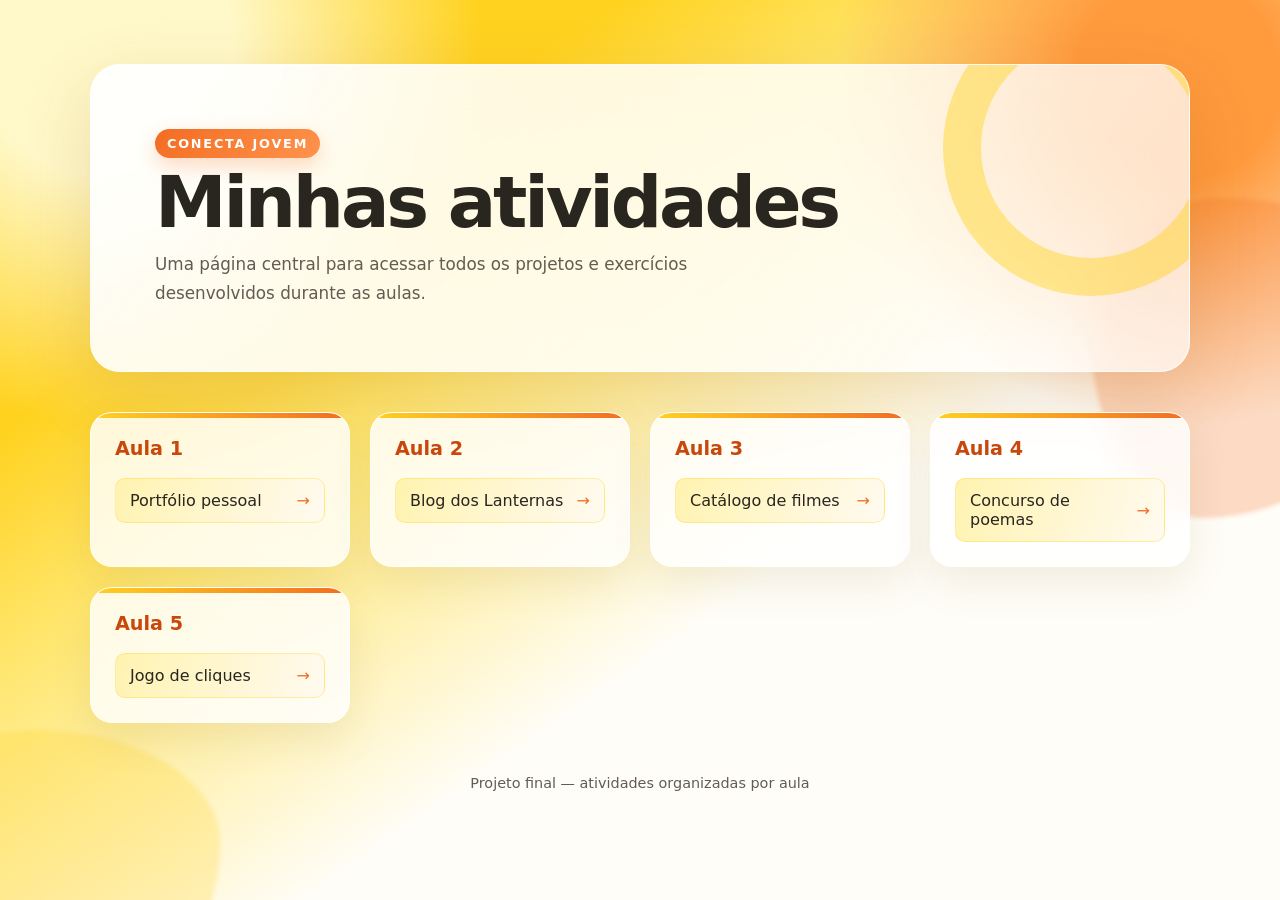
<file: Projeto_final/index.html>
<!DOCTYPE html>
<html lang="pt-BR">
<head>
    <meta charset="UTF-8">
    <meta name="viewport" content="width=device-width, initial-scale=1.0">
    <meta name="description" content="Índice das atividades desenvolvidas durante as aulas.">
    <title>Projeto Final | Atividades</title>
    <link rel="stylesheet" href="styles/style.css">
</head>
<body>
    <main class="container">
        <header>
            <span class="etiqueta">Conecta Jovem</span>
            <h1>Minhas atividades</h1>
            <p>Uma página central para acessar todos os projetos e exercícios desenvolvidos durante as aulas.</p>
        </header>

        <div class="aulas">
            <section>
                <h2>Aula 1</h2>
                <ul><li><a href="aula1/index.html" target="_blank" rel="noopener noreferrer">Portfólio pessoal</a></li></ul>
            </section>

            <section>
                <h2>Aula 2</h2>
                <ul>
                    <li><a href="aula2/blog%20lanternas/Page/index.html" target="_blank" rel="noopener noreferrer">Blog dos Lanternas</a></li>
                </ul>
            </section>

            <section>
                <h2>Aula 3</h2>
                <ul>
                    <li><a href="aula3/Atividade/Page/index.html" target="_blank" rel="noopener noreferrer">Catálogo de filmes</a></li>
                </ul>
            </section>

            <section>
                <h2>Aula 4</h2>
                <ul>
                    <li><a href="aula4/DInamica/index.html" target="_blank" rel="noopener noreferrer">Concurso de poemas</a></li>
                </ul>
            </section>

            <section>
                <h2>Aula 5</h2>
                <ul><li><a href="aula5/index.html" target="_blank" rel="noopener noreferrer">Jogo de cliques</a></li></ul>
            </section>
        </div>

        <footer>Projeto final — atividades organizadas por aula</footer>
    </main>
</body>
</html>
</file>
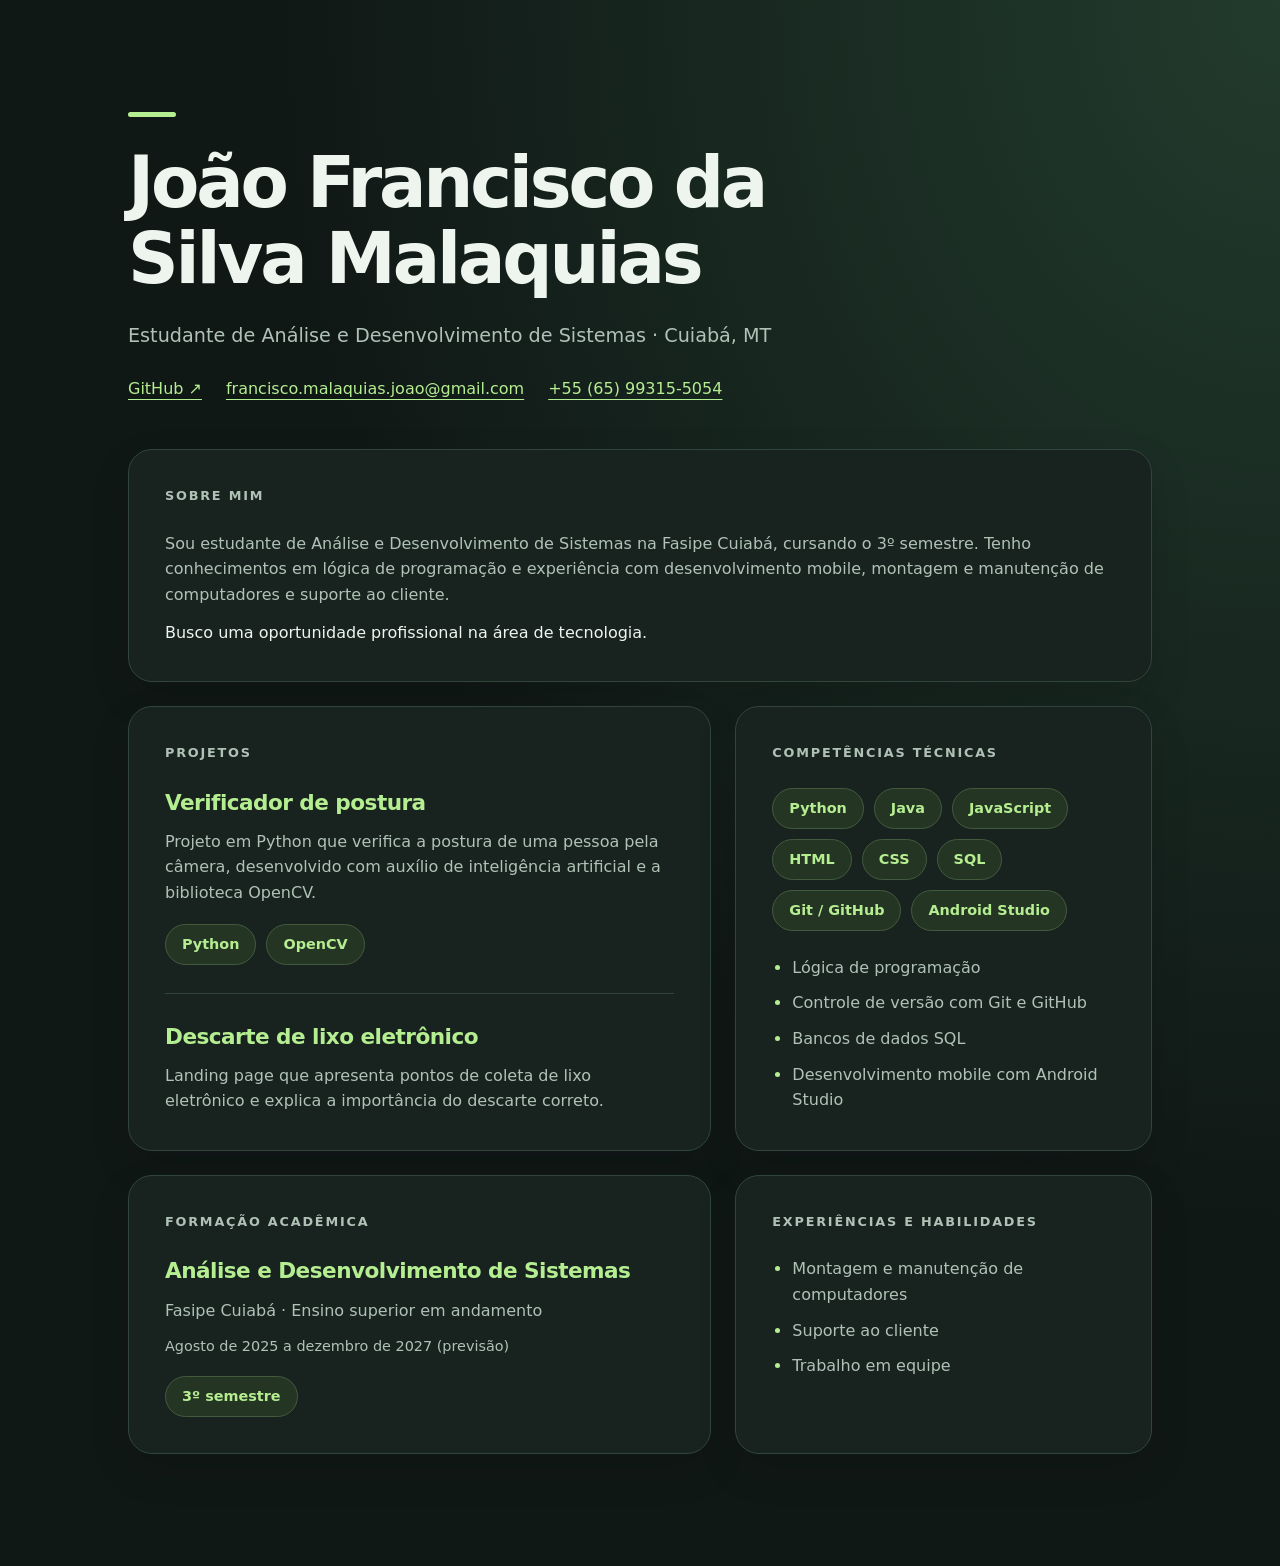
<file: Projeto_final/aula1/index.html>
<!DOCTYPE html>
<html lang="pt-BR">
<head>
    <meta charset="UTF-8">
    <meta name="viewport" content="width=device-width, initial-scale=1.0">
    <meta name="description" content="Portfólio de João Francisco da Silva Malaquias, estudante de Análise e Desenvolvimento de Sistemas em Cuiabá. Conheça seus projetos, competências e formação.">
    <link rel="shortcut icon" href="imagens/favicon.ico" type="image/x-icon">
    <link rel="stylesheet" href="sytle.css">
    <title>João Francisco | Portfólio</title>
</head>
<body>
    <header class="cabecalho">
        <h1 class="titulo">João Francisco da Silva Malaquias</h1>
        <p class="subtitulo">Estudante de Análise e Desenvolvimento de Sistemas · Cuiabá, MT</p>
        <nav class="contatos" aria-label="Contatos e perfil profissional">
            <a href="https://github.com/JfmBR" target="_blank" rel="noopener noreferrer">GitHub ↗</a>
            <a href="mailto:francisco.malaquias.joao@gmail.com">francisco.malaquias.joao@gmail.com</a>
            <a href="tel:+5565993155054">+55 (65) 99315-5054</a>
        </nav>
    </header>

    <main class="conteudo">
        <section class="cartao largura-total" aria-labelledby="sobre">
            <h2 id="sobre">Sobre mim</h2>
            <p>Sou estudante de Análise e Desenvolvimento de Sistemas na Fasipe Cuiabá, cursando o 3º semestre. Tenho conhecimentos em lógica de programação e experiência com desenvolvimento mobile, montagem e manutenção de computadores e suporte ao cliente.</p>
            <p class="objetivo">Busco uma oportunidade profissional na área de tecnologia.</p>
        </section>

        <section class="cartao" aria-labelledby="projetos">
            <h2 id="projetos">Projetos</h2>
            <article class="projeto">
                <h3>Verificador de postura</h3>
                <p>Projeto em Python que verifica a postura de uma pessoa pela câmera, desenvolvido com auxílio de inteligência artificial e a biblioteca OpenCV.</p>
                <ul class="etiquetas" aria-label="Tecnologias do verificador de postura">
                    <li>Python</li>
                    <li>OpenCV</li>
                </ul>
            </article>
            <article class="projeto">
                <h3>Descarte de lixo eletrônico</h3>
                <p>Landing page que apresenta pontos de coleta de lixo eletrônico e explica a importância do descarte correto.</p>
            </article>
        </section>

        <section class="cartao" aria-labelledby="competencias">
            <h2 id="competencias">Competências técnicas</h2>
            <ul class="etiquetas" aria-label="Linguagens e ferramentas">
                <li>Python</li>
                <li>Java</li>
                <li>JavaScript</li>
                <li>HTML</li>
                <li>CSS</li>
                <li>SQL</li>
                <li>Git / GitHub</li>
                <li>Android Studio</li>
            </ul>
            <ul class="lista-detalhes">
                <li>Lógica de programação</li>
                <li>Controle de versão com Git e GitHub</li>
                <li>Bancos de dados SQL</li>
                <li>Desenvolvimento mobile com Android Studio</li>
            </ul>
        </section>

        <section class="cartao" aria-labelledby="formacao">
            <h2 id="formacao">Formação acadêmica</h2>
            <h3>Análise e Desenvolvimento de Sistemas</h3>
            <p>Fasipe Cuiabá · Ensino superior em andamento</p>
            <p class="periodo">Agosto de 2025 a dezembro de 2027 (previsão)</p>
            <span class="destaque">3º semestre</span>
        </section>

        <section class="cartao" aria-labelledby="experiencias">
            <h2 id="experiencias">Experiências e habilidades</h2>
            <ul class="lista-detalhes sem-margem">
                <li>Montagem e manutenção de computadores</li>
                <li>Suporte ao cliente</li>
                <li>Trabalho em equipe</li>
            </ul>
        </section>
    </main>
</body>
</html>
</file>
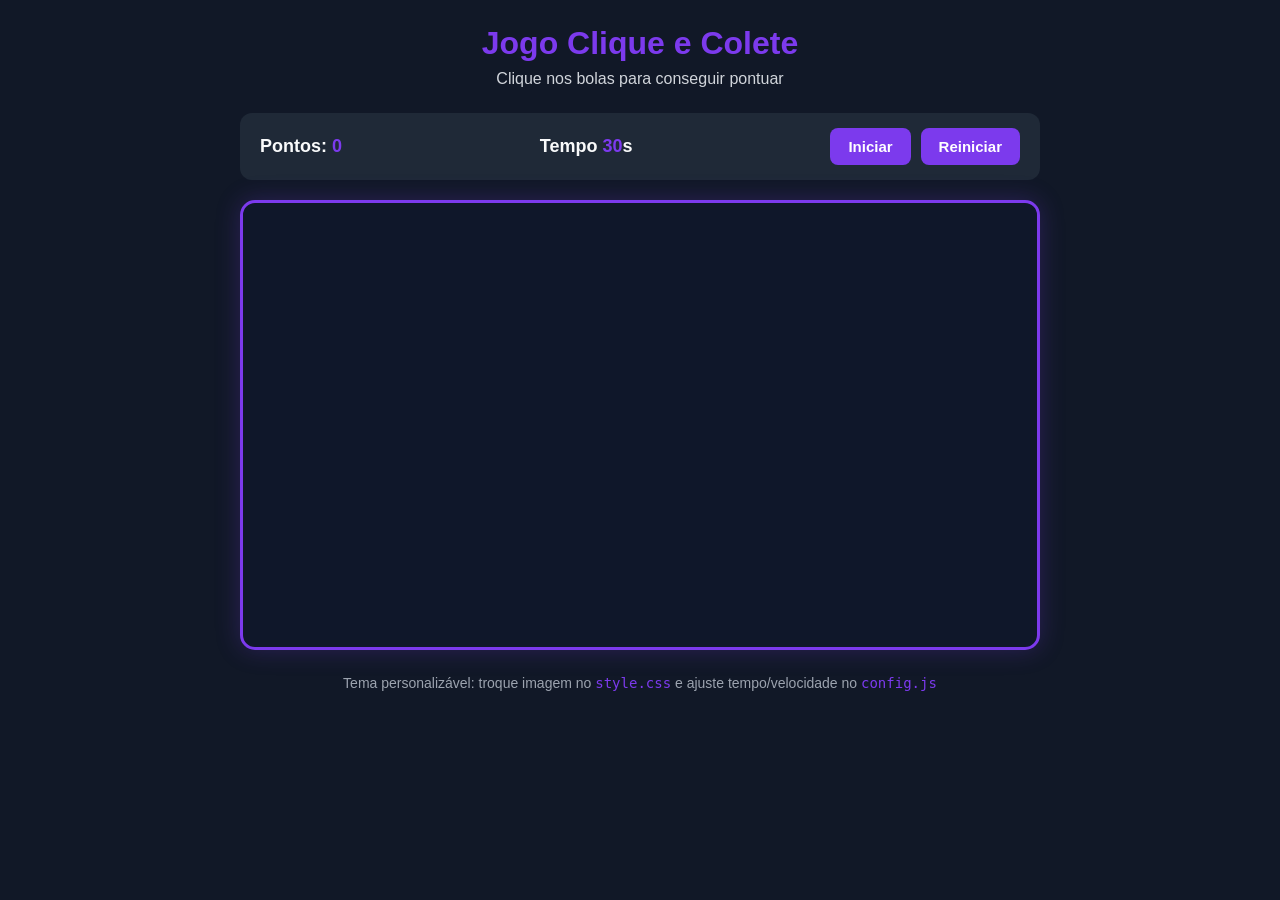
<file: Projeto_final/aula5/index.html>
<!DOCTYPE html>
<html lang="pt-br">
<head>
    <meta charset="UTF-8">
    <meta name="viewport" content="width=device-width, initial-scale=1.0">
    <title>Jogo clique jogo</title>
    <link rel="stylesheet" href="styles/style.css">
</head>
<body>
    <header class="topo">
        <h1>Jogo Clique e Colete</h1>
        <p>Clique nos bolas para conseguir pontuar</p>
    </header>

    <section class="painel" aria-label="Painel do jogo">
        
        <div class="placar" aria-live="polite">
            Pontos: <span id="pontos">0</span>
        </div>

        <div class="tempo" aria-live="polite">
            Tempo <span id="tempo">30</span>s
        </div>

        <div class="controles">
            <button class="btn" id="btnIniciar">Iniciar</button>

            <button class="btn" id="btnReiniciar">Reiniciar</button>
        </div>
    </section>

    <main class="area-jogo" id="areaJogo" role="application" tabindex="0" aria-label="Área de jogo">

    </main>

    <footer class="rodape">
        <p>Tema personalizável: troque imagem no <code>style.css</code> e ajuste tempo/velocidade no <code>config.js</code></p>
    </footer>
    <script src="config/config.js"></script>
</body>
</html>
</file>
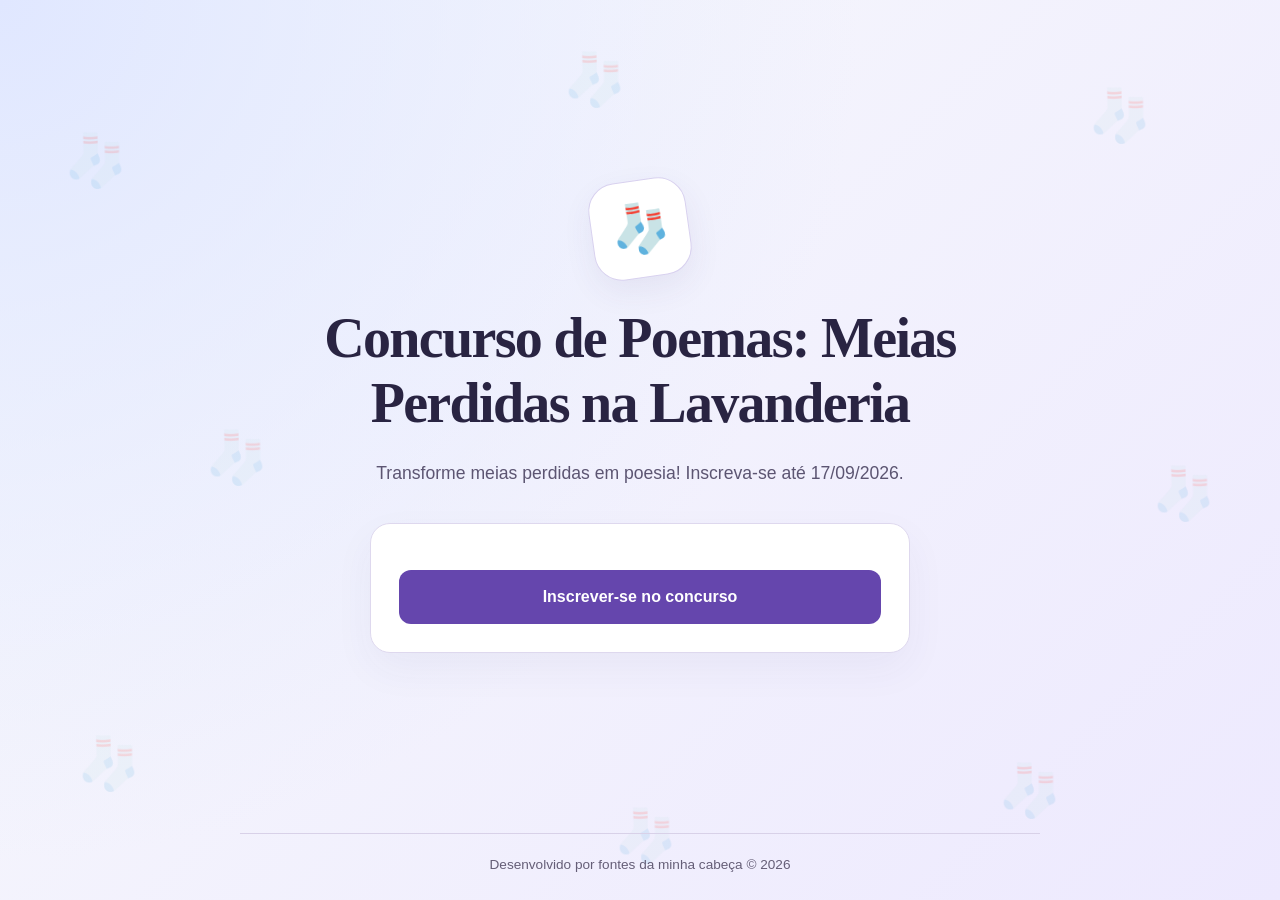
<file: Projeto_final/aula4/DInamica/index.html>
<!DOCTYPE html>
<html lang="pt-br">
<head>
    <meta charset="UTF-8">
    <meta name="viewport" content="width=device-width, initial-scale=1.0">
    <title>Concurso de Poemas | Meias Perdidas</title>
    <link rel="stylesheet" href="assets/css/inicio.css">
    <link rel="stylesheet" href="assets/css/fundo.css">
</head>
<body>
    <div class="meias-flutuantes" aria-hidden="true">
        <span>🧦</span><span>🧦</span><span>🧦</span><span>🧦</span>
        <span>🧦</span><span>🧦</span><span>🧦</span><span>🧦</span>
    </div>
    <header class="cabecalho"> 
        <h1>Concurso de Poemas: Meias Perdidas na Lavanderia</h1>
        <p>Transforme meias perdidas em poesia! Inscreva-se até <time datetime="2026-09-17">17/09/2026</time>.</p>
    </header>
    <main>
        <div class="inscricao">
            <p><a href="pages/inscricao.html" target="_blank" rel="noopener noreferrer">Inscrever-se no concurso</a></p>
        </div>
    </main>
    <footer class="rodape">
        <p>Desenvolvido por fontes da minha cabeça &copy; 2026</p>
    </footer>
    
</body>
</html>
</file>
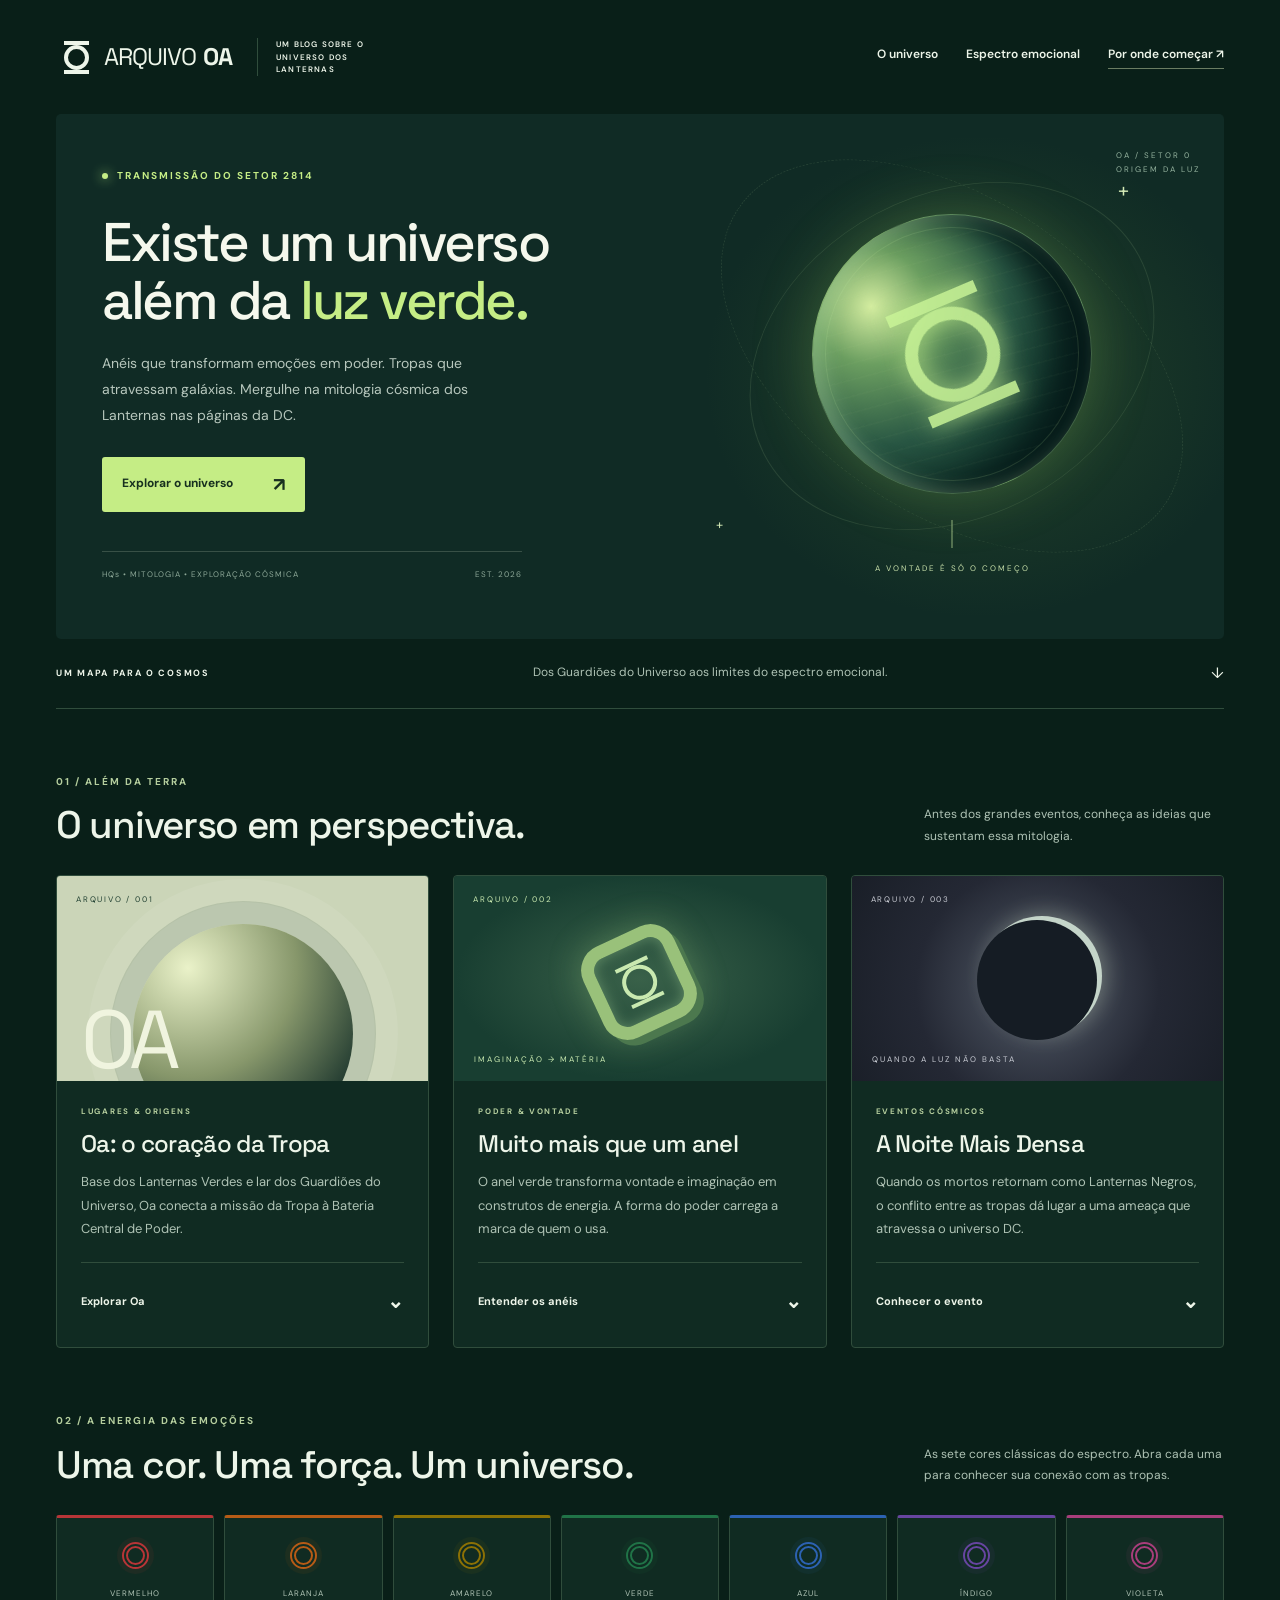
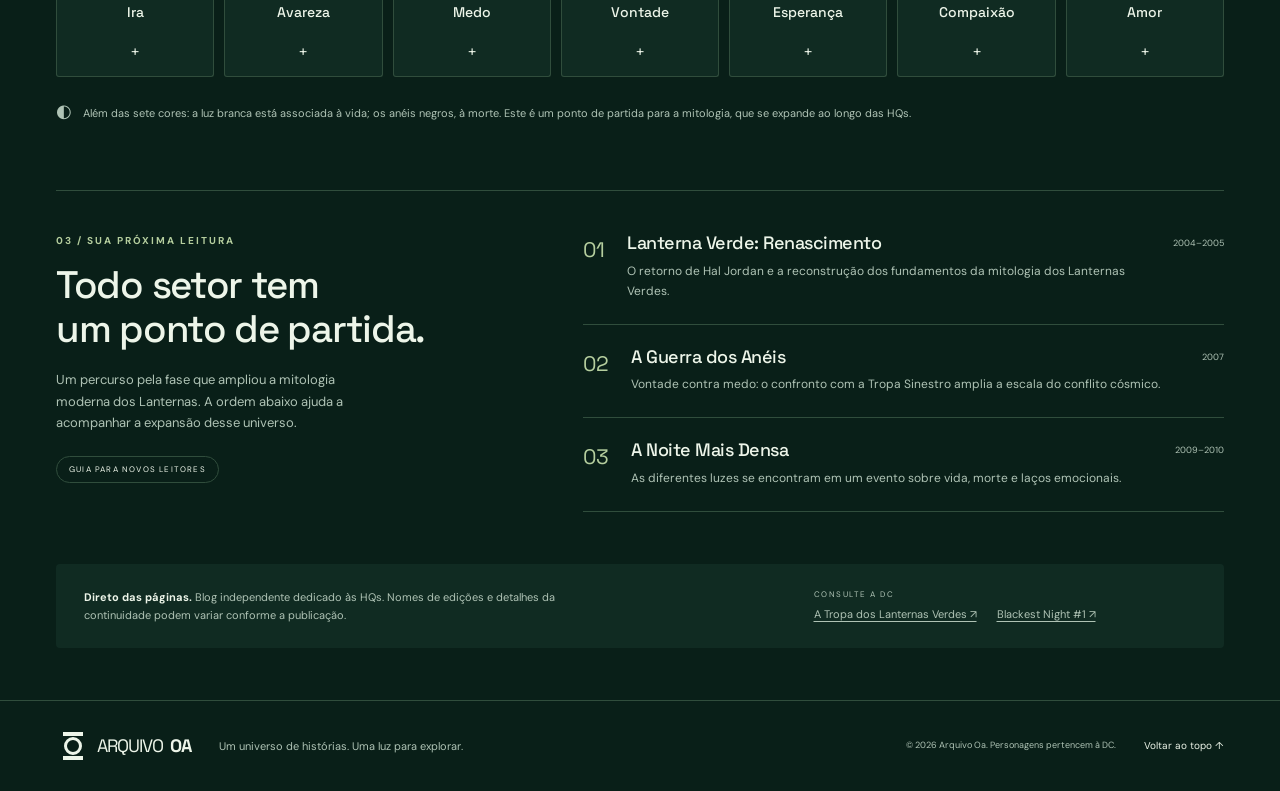
<file: Projeto_final/aula2/blog lanternas/Page/index.html>
<!DOCTYPE html>
<html lang="pt-BR">
<head>
  <meta charset="UTF-8">
  <meta name="viewport" content="width=device-width, initial-scale=1.0">
  <meta name="description" content="Explore a cosmologia dos Lanternas nas HQs da DC: Oa, as tropas, o espectro emocional e a Noite Mais Densa.">
  <meta name="theme-color" content="#091f18">
  <title>Arquivo Oa — A cosmologia dos Lanternas</title>
  <link rel="stylesheet" href="../Style/style.css">
  <link rel="icon" href="../Assets/imagens/favicon.ico" type="image/x-icon">
</head>
<body>
  <a class="skip-link" href="#conteudo">Pular para o conteúdo</a>
  <header class="site-header">
    <a class="brand" href="#inicio" aria-label="Arquivo Oa, início"><span class="lantern-mark" aria-hidden="true"></span>ARQUIVO <strong>OA</strong><span class="brand-note">UM BLOG SOBRE O UNIVERSO DOS LANTERNAS</span></a>
    <nav aria-label="Navegação principal"><a href="#cosmologia">O universo</a><a href="#espectro">Espectro emocional</a><a href="#leituras">Por onde começar <span aria-hidden="true">↗</span></a></nav>
  </header>
  <main id="conteudo">
    <section class="hero" id="inicio" aria-labelledby="hero-title">
      <div class="hero-copy"><p class="eyebrow"><span class="status-dot"></span>TRANSMISSÃO DO SETOR 2814</p><h1 id="hero-title">Existe um universo<br>além da <em>luz verde.</em></h1><p>Anéis que transformam emoções em poder. Tropas que atravessam galáxias. Mergulhe na mitologia cósmica dos Lanternas nas páginas da DC.</p><a class="button" href="#cosmologia">Explorar o universo <span aria-hidden="true">↗</span></a><div class="hero-caption"><span>HQs • MITOLOGIA • EXPLORAÇÃO CÓSMICA</span><span>EST. 2026</span></div></div>
      <div class="cosmos" aria-hidden="true"><div class="orbit orbit-one"></div><div class="orbit orbit-two"></div><div class="planet"><span class="lantern-mark"></span></div><span class="star star-one">+</span><span class="star star-two">+</span><span class="coordinate">OA / SETOR 0<br>ORIGEM DA LUZ</span><div class="planet-label"><span></span> A VONTADE É SÓ O COMEÇO</div></div>
    </section>
    <div class="intro-strip"><span>UM MAPA PARA O COSMOS</span><p>Dos Guardiões do Universo aos limites do espectro emocional.</p><span aria-hidden="true">↓</span></div>
    <section class="universe section" id="cosmologia" aria-labelledby="universe-title">
      <div class="section-heading"><div><p class="eyebrow">01 / ALÉM DA TERRA</p><h2 id="universe-title">O universo em perspectiva.</h2></div><p>Antes dos grandes eventos, conheça as ideias que sustentam essa mitologia.</p></div>
      <div class="article-grid">
        <article class="article-card"><div class="card-art art-oa" aria-hidden="true"><span class="art-index">ARQUIVO / 001</span><div class="oa-world"></div><span class="art-word">OA</span></div><div class="article-body"><p class="category">LUGARES & ORIGENS</p><h3>Oa: o coração da Tropa</h3><p>Base dos Lanternas Verdes e lar dos Guardiões do Universo, Oa conecta a missão da Tropa à Bateria Central de Poder.</p><details><summary><span class="summary-open">Explorar Oa</span><span class="summary-close">Recolher conteúdo</span><span class="summary-icon" aria-hidden="true">⌄</span></summary><p>Os Guardiões organizam uma força de patrulheiros de diferentes mundos. Oa é um ponto de encontro, treinamento e autoridade: um centro cósmico cujas decisões repercutem muito além da Terra.</p><p>Essa estrutura também abre uma pergunta recorrente nas HQs: até onde a busca pela ordem justifica o controle?</p></details></div></article>
        <article class="article-card"><div class="card-art art-ring" aria-hidden="true"><span class="art-index">ARQUIVO / 002</span><div class="power-ring"><span class="lantern-mark"></span></div><span class="art-bottom">IMAGINAÇÃO → MATÉRIA</span></div><div class="article-body"><p class="category">PODER & VONTADE</p><h3>Muito mais que um anel</h3><p>O anel verde transforma vontade e imaginação em construtos de energia. A forma do poder carrega a marca de quem o usa.</p><details><summary><span class="summary-open">Entender os anéis</span><span class="summary-close">Recolher conteúdo</span><span class="summary-icon" aria-hidden="true">⌄</span></summary><p>Escudos, ferramentas e estruturas são algumas de suas manifestações. O anel também permite que o portador atue no espaço, tornando possível uma patrulha em escala interplanetária.</p><p>Coragem não significa ausência de medo: superar o medo é uma ideia central dos Lanternas Verdes. As regras e limitações dos anéis variam entre fases e histórias.</p></details></div></article>
        <article class="article-card"><div class="card-art art-night" aria-hidden="true"><span class="art-index">ARQUIVO / 003</span><div class="eclipse"></div><span class="art-bottom">QUANDO A LUZ NÃO BASTA</span></div><div class="article-body"><p class="category">EVENTOS CÓSMICOS</p><h3>A Noite Mais Densa</h3><p>Quando os mortos retornam como Lanternas Negros, o conflito entre as tropas dá lugar a uma ameaça que atravessa o universo DC.</p><details><summary><span class="summary-open">Conhecer o evento</span><span class="summary-close">Recolher conteúdo</span><span class="summary-icon" aria-hidden="true">⌄</span></summary><p>A saga coloca vida, morte e os vínculos emocionais dos heróis no centro da narrativa. O confronto vai além de uma disputa entre cores: a sobrevivência exige encarar aquilo que une seus portadores.</p><p>Em <cite>Blackest Night: Green Lantern Corps</cite>, a defesa de Oa e da Bateria Central é parte desse conflito.</p></details></div></article>
      </div>
    </section>
    <section class="spectrum section" id="espectro" aria-labelledby="spectrum-title"><div class="section-heading"><div><p class="eyebrow">02 / A ENERGIA DAS EMOÇÕES</p><h2 id="spectrum-title">Uma cor. Uma força. Um universo.</h2></div><p>As sete cores clássicas do espectro. Abra cada uma para conhecer sua conexão com as tropas.</p></div><div class="spectrum-grid">
      <details class="color-card" style="--cor:#b73537"><summary><span class="color-orb"></span><span class="color-name">Vermelho</span><strong>Ira</strong><span class="color-plus">+</span></summary><p>Os Lanternas Vermelhos canalizam a fúria. Atrocitus é uma figura central dessa tropa.</p></details>
      <details class="color-card" style="--cor:#b65b16"><summary><span class="color-orb"></span><span class="color-name">Laranja</span><strong>Avareza</strong><span class="color-plus">+</span></summary><p>A luz laranja expressa o desejo de possuir. Larfleeze é seu portador mais emblemático.</p></details>
      <details class="color-card" style="--cor:#8c7105"><summary><span class="color-orb"></span><span class="color-name">Amarelo</span><strong>Medo</strong><span class="color-plus">+</span></summary><p>A Tropa Sinestro usa o medo como poder e instrumento de controle.</p></details>
      <details class="color-card" style="--cor:#207347"><summary><span class="color-orb"></span><span class="color-name">Verde</span><strong>Vontade</strong><span class="color-plus">+</span></summary><p>A força dos Lanternas Verdes está na determinação e na capacidade de superar o medo.</p></details>
      <details class="color-card" style="--cor:#2c62b2"><summary><span class="color-orb"></span><span class="color-name">Azul</span><strong>Esperança</strong><span class="color-plus">+</span></summary><p>Os Lanternas Azuis representam a esperança. Sua luz tem uma forte ligação com a vontade.</p></details>
      <details class="color-card" style="--cor:#6745a0"><summary><span class="color-orb"></span><span class="color-name">Índigo</span><strong>Compaixão</strong><span class="color-plus">+</span></summary><p>A Tribo Índigo explora a compaixão e sua relação com a transformação de seus integrantes.</p></details>
      <details class="color-card" style="--cor:#a83e7b"><summary><span class="color-orb"></span><span class="color-name">Violeta</span><strong>Amor</strong><span class="color-plus">+</span></summary><p>As Safiras Estrelas canalizam o amor, uma força capaz de proteger e também de dominar.</p></details>
    </div><p class="spectrum-note"><span aria-hidden="true">◐</span> Além das sete cores: a luz branca está associada à vida; os anéis negros, à morte. Este é um ponto de partida para a mitologia, que se expande ao longo das HQs.</p></section>
    <section class="reading section" id="leituras" aria-labelledby="reading-title"><div class="reading-intro"><p class="eyebrow">03 / SUA PRÓXIMA LEITURA</p><h2 id="reading-title">Todo setor tem<br>um ponto de partida.</h2><p>Um percurso pela fase que ampliou a mitologia moderna dos Lanternas. A ordem abaixo ajuda a acompanhar a expansão desse universo.</p><span class="reading-tag">GUIA PARA NOVOS LEITORES</span></div><ol class="reading-list"><li><span class="reading-number">01</span><div><h3>Lanterna Verde: Renascimento</h3><p>O retorno de Hal Jordan e a reconstrução dos fundamentos da mitologia dos Lanternas Verdes.</p></div><span class="reading-year">2004–2005</span></li><li><span class="reading-number">02</span><div><h3>A Guerra dos Anéis</h3><p>Vontade contra medo: o confronto com a Tropa Sinestro amplia a escala do conflito cósmico.</p></div><span class="reading-year">2007</span></li><li><span class="reading-number">03</span><div><h3>A Noite Mais Densa</h3><p>As diferentes luzes se encontram em um evento sobre vida, morte e laços emocionais.</p></div><span class="reading-year">2009–2010</span></li></ol></section>
    <aside class="sources"><p><strong>Direto das páginas.</strong> Blog independente dedicado às HQs. Nomes de edições e detalhes da continuidade podem variar conforme a publicação.</p><div><span>CONSULTE A DC</span><a href="https://www.dc.com/characters/green-lantern-corps" target="_blank" rel="noopener noreferrer">A Tropa dos Lanternas Verdes ↗</a><a href="https://www.dc.com/comics/blackest-night-2009/blackest-night-1" target="_blank" rel="noopener noreferrer">Blackest Night #1 ↗</a></div></aside>
  </main>
  <footer class="site-footer"><a class="brand" href="#inicio"><span class="lantern-mark" aria-hidden="true"></span>ARQUIVO <strong>OA</strong></a><p>Um universo de histórias. Uma luz para explorar.</p><small>© 2026 Arquivo Oa. Personagens pertencem à DC.</small><a class="back-top" href="#inicio">Voltar ao topo ↑</a></footer>
</body>
</html>
</file>
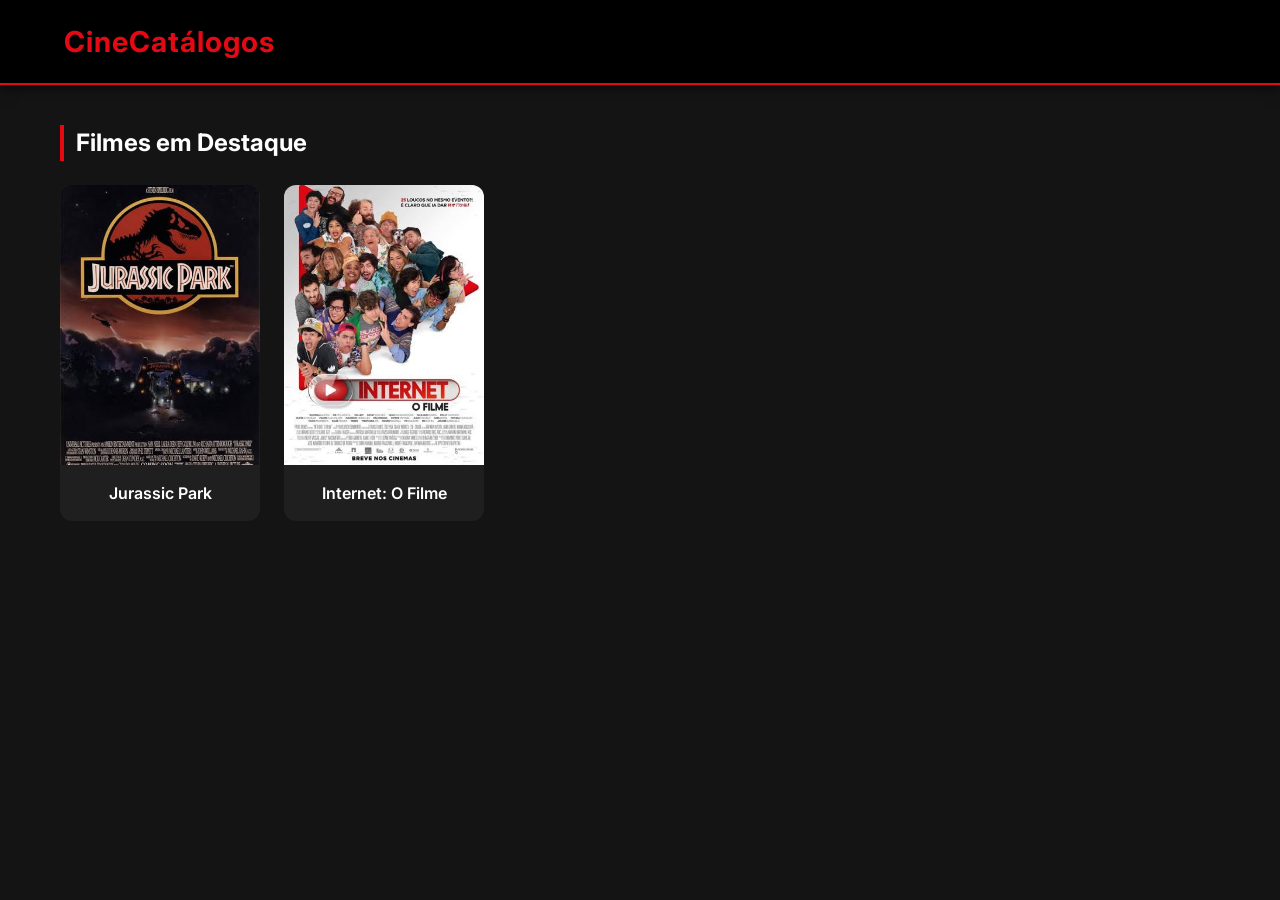
<file: Projeto_final/aula3/Atividade/Page/index.html>
<!DOCTYPE html>
<html lang="pt-br">
<head>
    <meta charset="UTF-8">
    <meta name="viewport" content="width=device-width, initial-scale=1.0">
    <title>Pagina de cinema</title>
    <link rel="stylesheet" href="../Style/style.css">
</head>
<body>
    <header>
        <h1>CineCatálogos</h1>
    </header>
    <main>
        <h2 id="titulo-destaques">Filmes em Destaque</h2>
        <section class="catalogo" aria-labelledby="titulo-destaques">
            
            <article class="cartaz">
                <figure>
                    <a href="jurassic-park.html" target="_blank" rel="noopener noreferrer"><img src="../Assets/jurassic-park.jpeg" alt="Cartaz-Jurassic-Park"></a>
                    <figcaption>
                        <h3>Jurassic Park</h3>
                    </figcaption>
                </figure>
            </article>
            <article class="cartaz">
                <figure>
                    <a href="Youtube.html" target="_blank" rel="noopener noreferrer"><img src="../Assets/images.jpeg" alt="Cartaz de Internet: O Filme"></a>
                    <figcaption>
                        <h3>Internet: O Filme</h3>
                    </figcaption>
                </figure>
            </article>
            
        </section>

    </main>
    
</body>
</html>
</file>
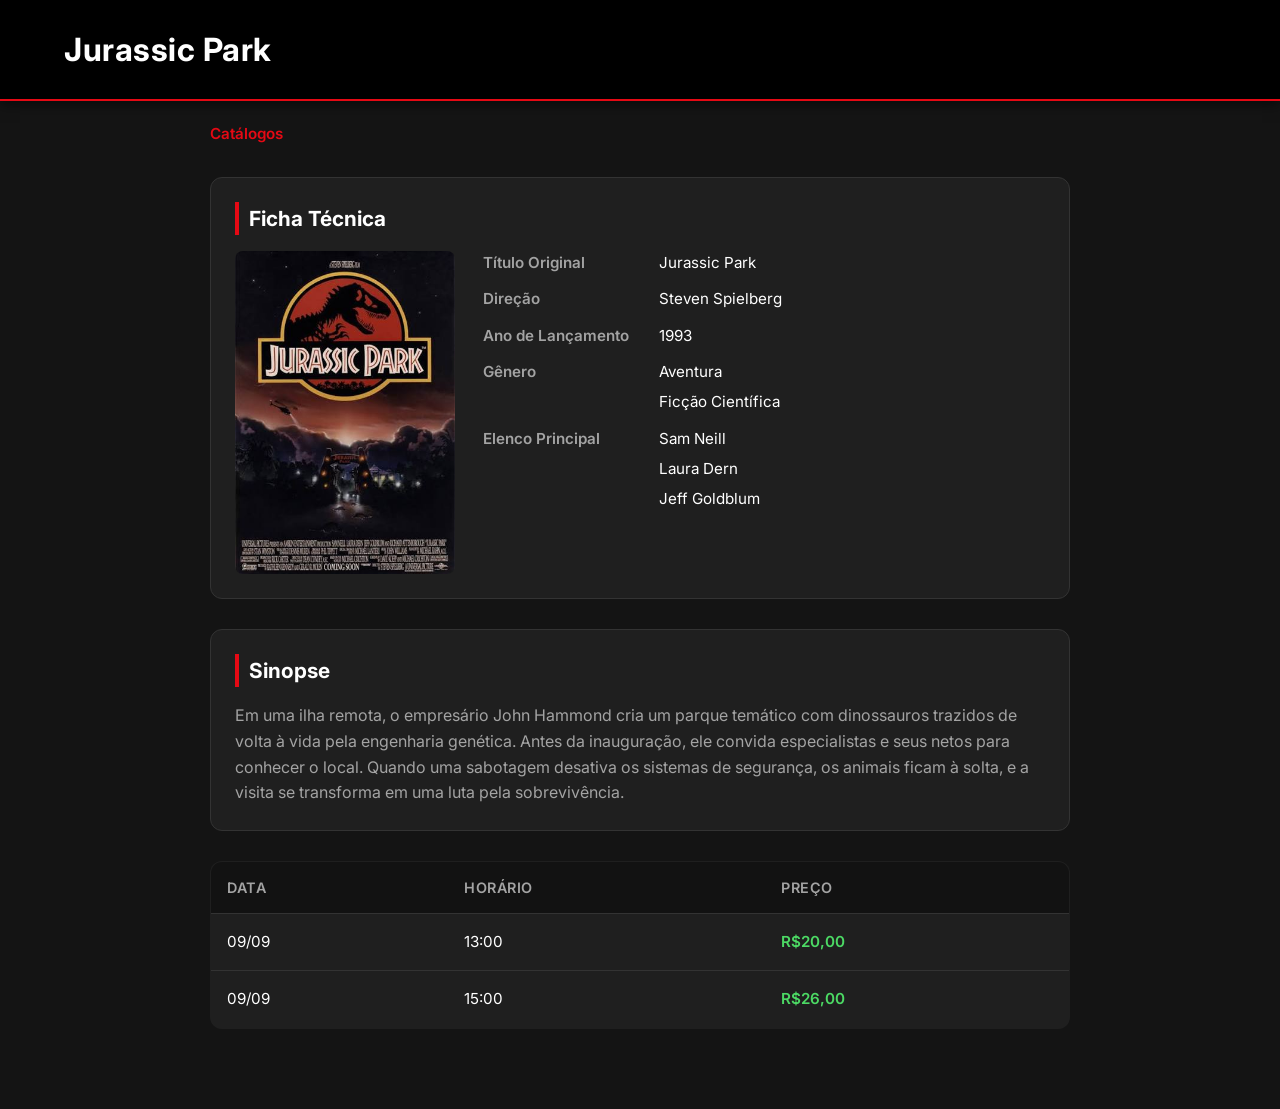
<file: Projeto_final/aula3/Atividade/Page/jurassic-park.html>
<!DOCTYPE html>
<html lang="pt-br">
<head>
    <meta charset="UTF-8">
    <meta name="viewport" content="width=device-width, initial-scale=1.0">
    <title>Filme Jurassic Park</title>
    <link rel="stylesheet" href="../Style/jurassic-park.css">
</head>
<body>
    <header>
        <h1>Jurassic Park</h1>
    </header>
    <nav id = "navegação">
        <a href="index.html" target="_blank" rel="noopener noreferrer">Catálogos</a>
    </nav>
    <main>
        <section class="ficha-tecnica">
            <h2>Ficha Técnica</h2>

            <div class="ficha-conteudo">
                <img class="ficha-cartaz" src="../Assets/jurassic-park.jpeg" alt="Cartaz do filme Jurassic Park">
                <dl>
                    <dt>Título Original</dt>
                        <dd>Jurassic Park</dd>
    
                    <dt>Direção</dt>
                        <dd>Steven Spielberg</dd>
    
                    <dt>Ano de Lançamento</dt>
                        <dd><time datetime="1993">1993</time></dd>
    
                    <dt>Gênero</dt>
                        <dd>Aventura</dd>
                        <dd>Ficção Científica</dd>
    
                    <dt>Elenco Principal</dt>
                        <dd>Sam Neill</dd>
                        <dd>Laura Dern</dd>
                        <dd>Jeff Goldblum</dd>
                </dl>
            </div>
        </section>
        <section>
            <article>
                <h2>Sinopse</h2>
                <p>Em uma ilha remota, o empresário John Hammond cria um parque temático com dinossauros trazidos de volta à vida pela engenharia genética. Antes da inauguração, ele convida especialistas e seus netos para conhecer o local. Quando uma sabotagem desativa os sistemas de segurança, os animais ficam à solta, e a visita se transforma em uma luta pela sobrevivência.</p>
            </article>
        </section>
        <table>
            <thead>
                <tr>
                    <th scope="col">Data</th>
                    <th scope="col">Horário</th>
                    <th scope="col">Preço</th>
                </tr>
            </thead>

            <tbody>
                <tr>
                    <td><time datetime="2026-09-09">09/09</time></td>
                    <td><time datetime="13:00">13:00</time></td>
                    <td><data value="20.00">R$20,00</data></td>
                </tr>
                <tr>
                    <td><time datetime="2026-09-09">09/09</time></td>
                    <td><time datetime="15:00">15:00</time></td>
                    <td><data value="26.00">R$26,00</data></td>
                </tr>
            </tbody>
        </table>
    </main>
</body>
</html>
</file>
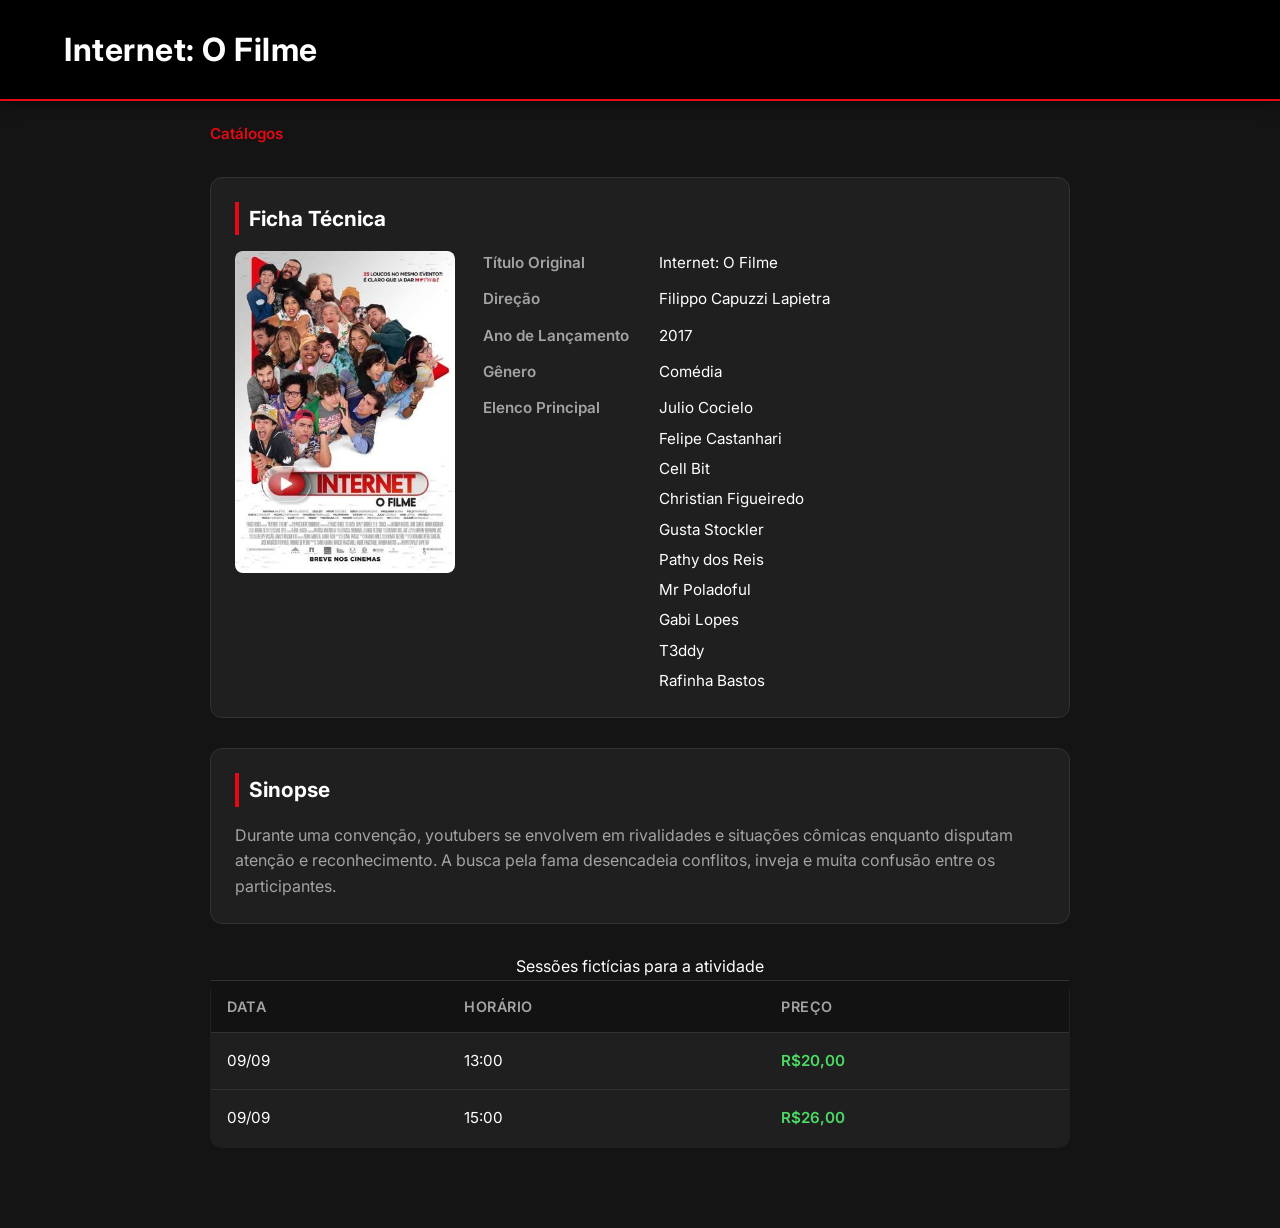
<file: Projeto_final/aula3/Atividade/Page/Youtube.html>
<!DOCTYPE html>
<html lang="pt-br">
<head>
    <meta charset="UTF-8">
    <meta name="viewport" content="width=device-width, initial-scale=1.0">
    <title>Internet: O Filme</title>
    <link rel="stylesheet" href="../Style/jurassic-park.css">
</head>
<body>
    <header>
        <h1>Internet: O Filme</h1>
    </header>
    <nav id = "navegação">
        <a href="index.html" target="_blank" rel="noopener noreferrer">Catálogos</a>
    </nav>
    <main>
        <section class="ficha-tecnica">
            <h2>Ficha Técnica</h2>

            <div class="ficha-conteudo">
                <img class="ficha-cartaz" src="../Assets/images.jpeg" alt="Cartaz do filme Internet: O Filme">
                <dl>
                    <dt>Título Original</dt>
                        <dd>Internet: O Filme</dd>
    
                    <dt>Direção</dt>
                        <dd>Filippo Capuzzi Lapietra</dd>
    
                    <dt>Ano de Lançamento</dt>
                        <dd><time datetime="2017">2017</time></dd>
    
                    <dt>Gênero</dt>
                        <dd>Comédia</dd>
    
                    <dt>Elenco Principal</dt>
                        <dd>Julio Cocielo</dd>
                        <dd>Felipe Castanhari</dd>
                        <dd>Cell Bit</dd>
                        <dd>Christian Figueiredo</dd>
                        <dd>Gusta Stockler</dd>
                        <dd>Pathy dos Reis</dd>
                        <dd>Mr Poladoful</dd>
                        <dd>Gabi Lopes</dd>
                        <dd>T3ddy</dd>
                        <dd>Rafinha Bastos</dd>
                </dl>
            </div>
        </section>
        <section>
            <article>
                <h2>Sinopse</h2>
                <p>Durante uma convenção, youtubers se envolvem em rivalidades e situações cômicas enquanto disputam atenção e reconhecimento. A busca pela fama desencadeia conflitos, inveja e muita confusão entre os participantes.</p>
            </article>
        </section>
        <table>
            <caption>Sessões fictícias para a atividade</caption>
            <thead>
                <tr>
                    <th scope="col">Data</th>
                    <th scope="col">Horário</th>
                    <th scope="col">Preço</th>
                </tr>
            </thead>

            <tbody>
                <tr>
                    <td><time datetime="2026-09-09">09/09</time></td>
                    <td><time datetime="13:00">13:00</time></td>
                    <td><data value="20.00">R$20,00</data></td>
                </tr>
                <tr>
                    <td><time datetime="2026-09-09">09/09</time></td>
                    <td><time datetime="15:00">15:00</time></td>
                    <td><data value="26.00">R$26,00</data></td>
                </tr>
            </tbody>
        </table>
    </main>
</body>
</html>
</file>
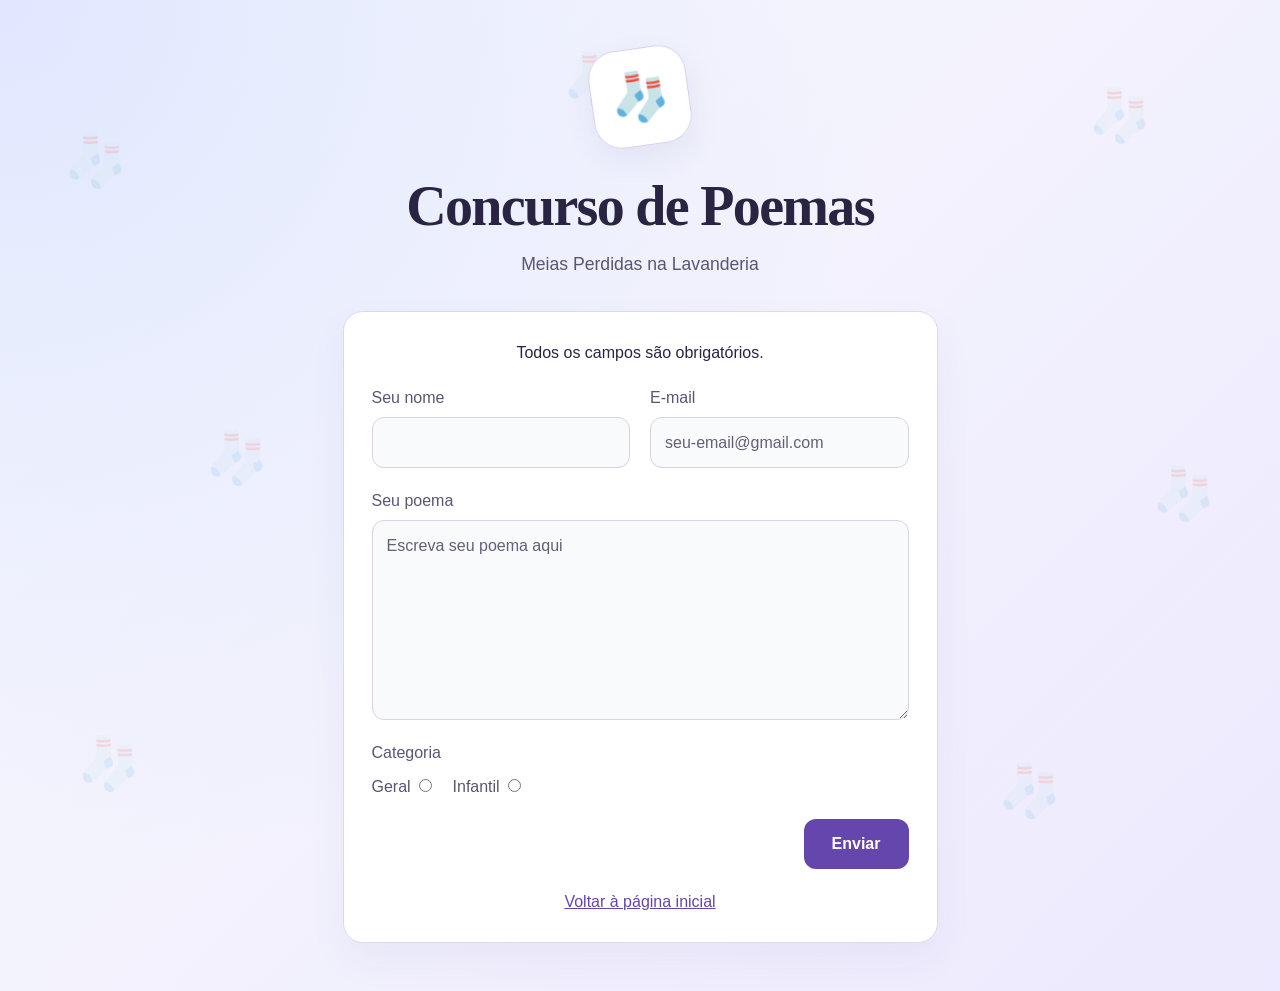
<file: Projeto_final/aula4/DInamica/pages/inscricao.html>
<!DOCTYPE html>
<html lang="pt-br">
<head>
    <meta charset="UTF-8">
    <meta name="viewport" content="width=device-width, initial-scale=1.0">
    <title>Inscrição | Concurso de Poemas — Meias Perdidas</title>
    <link rel="stylesheet" href="../assets/css/inscricao.css">
    <script src="../assets/js/inscricao.js" defer></script>
    <link rel="stylesheet" href="../assets/css/fundo.css">
</head>
<body>
    <div class="meias-flutuantes" aria-hidden="true">
        <span>🧦</span><span>🧦</span><span>🧦</span><span>🧦</span>
        <span>🧦</span><span>🧦</span><span>🧦</span><span>🧦</span>
    </div>
    <header>
        <h1>Concurso de Poemas</h1>
        <p>Meias Perdidas na Lavanderia</p>
    </header>

    <main>
        <!-- Configure o action com o endereço do serviço que receberá as inscrições.
             O envio ainda não está integrado; method="post" sozinho não salva os dados. -->
        <form id="formulario-inscricao" method="post" aria-label="Inscrição no concurso de poemas">
            <p>Todos os campos são obrigatórios.</p>
            <div id="cima">
                <div class="grupo-input">
                    <label for="nome">Seu nome</label>
                    <input type="text" name="nome" id="nome" autocomplete="name" required>
                </div>
                <div class="grupo-input">
                    <label for="contato">E-mail</label>
                    <input type="email" name="email" id="contato" autocomplete="email" placeholder="seu-email@gmail.com" required>
                </div>
            </div>

            <div class="grupo-input campo-poema">
                <label for="texto-poema">Seu poema</label>
                <textarea name="poema" id="texto-poema" rows="6" cols="30" placeholder="Escreva seu poema aqui" required></textarea>
            </div>

            <fieldset id="baixo">
                <legend>Categoria</legend>
                <label for="geral">Geral</label>
                <input type="radio" name="categoria" id="geral" value="geral" required>
                <label for="infantil">Infantil</label>
                <input type="radio" name="categoria" id="infantil" value="infantil" required>
            </fieldset>

            <button type="submit" id="botao">Enviar</button>
            <a href="../index.html" target="_blank" rel="noopener noreferrer">Voltar à página inicial</a>
        </form>
    </main>

    <dialog id="confirmacao-envio" aria-labelledby="titulo-confirmacao" aria-describedby="mensagem-confirmacao">
        <h2 id="titulo-confirmacao">Envio demonstrativo concluído!</h2>
        <p id="mensagem-confirmacao">Seu poema passou pela validação do formulário. Esta é uma demonstração: o poema ainda não foi enviado nem salvo.</p>
        <button type="button" id="fechar-confirmacao" autofocus>Entendi</button>
    </dialog>
</body>
</html>
</file>
<file: Projeto_final/styles/style.css>
:root {
    color-scheme: light;
    --branco: #ffffff;
    --branco-suave: #fffdf7;
    --amarelo: #ffd21f;
    --amarelo-claro: #fff3b0;
    --laranja: #f36c21;
    --laranja-escuro: #c9470b;
    --texto: #29251f;
    --texto-suave: #625c52;
}

* {
    box-sizing: border-box;
}

body {
    position: relative;
    overflow-x: hidden;
    margin: 0;
    min-height: 100vh;
    font-family: system-ui, -apple-system, BlinkMacSystemFont, "Segoe UI", sans-serif;
    color: var(--texto);
    background:
        radial-gradient(circle at 8% 5%, #fff8c8 0 9%, transparent 26%),
        radial-gradient(circle at 92% 9%, #ff9a3d 0 7%, transparent 24%),
        linear-gradient(145deg, var(--amarelo) 0 24%, #ffe772 38%, var(--branco-suave) 62%);
    background-attachment: fixed;
}

body::before,
body::after {
    position: fixed;
    z-index: 0;
    width: 320px;
    height: 320px;
    border-radius: 42% 58% 65% 35% / 40% 35% 65% 60%;
    content: "";
    filter: blur(2px);
    opacity: .24;
    animation: flutuar 10s ease-in-out infinite alternate;
}

body::before {
    top: 22%;
    right: -130px;
    background: var(--laranja);
}

body::after {
    bottom: -150px;
    left: -100px;
    background: var(--amarelo);
    animation-delay: -5s;
}

.container {
    position: relative;
    z-index: 1;
    width: min(1100px, calc(100% - 32px));
    margin: 0 auto;
    padding: 64px 0;
}

header {
    position: relative;
    overflow: hidden;
    margin-bottom: 40px;
    padding: clamp(28px, 6vw, 64px);
    border: 1px solid rgb(255 255 255 / 75%);
    border-radius: 30px;
    background: linear-gradient(125deg, rgb(255 255 255 / 94%), rgb(255 255 255 / 70%));
    box-shadow: 0 24px 70px rgb(143 76 0 / 16%);
    backdrop-filter: blur(18px);
}

header::after {
    position: absolute;
    top: -65px;
    right: -50px;
    width: 220px;
    height: 220px;
    border: 38px solid rgb(255 210 31 / 45%);
    border-radius: 50%;
    content: "";
}

.etiqueta {
    position: relative;
    z-index: 1;
    display: inline-block;
    padding: 7px 12px;
    border-radius: 999px;
    color: var(--branco);
    background: linear-gradient(135deg, var(--laranja), #ff934c);
    box-shadow: 0 8px 20px rgb(243 108 33 / 25%);
    font-size: .8rem;
    font-weight: 800;
    letter-spacing: .14em;
    text-transform: uppercase;
}

h1 {
    position: relative;
    z-index: 1;
    margin: 8px 0 12px;
    font-size: clamp(2.2rem, 6vw, 4.5rem);
    line-height: 1;
    letter-spacing: -.045em;
}

header p {
    position: relative;
    z-index: 1;
    max-width: 650px;
    margin: 0;
    color: var(--texto-suave);
    font-size: 1.05rem;
    line-height: 1.7;
}

.aulas {
    display: grid;
    grid-template-columns: repeat(auto-fit, minmax(260px, 1fr));
    gap: 20px;
}

section {
    position: relative;
    overflow: hidden;
    padding: 24px;
    border: 1px solid rgb(255 255 255 / 90%);
    border-radius: 22px;
    background: rgb(255 255 255 / 82%);
    box-shadow: 0 16px 40px rgb(119 89 0 / 10%);
    backdrop-filter: blur(12px);
    transition: border-color .25s, box-shadow .25s, transform .25s;
}

section::before {
    position: absolute;
    top: 0;
    left: 0;
    width: 100%;
    height: 5px;
    background: linear-gradient(90deg, var(--amarelo), var(--laranja));
    content: "";
}

section:hover {
    border-color: var(--amarelo);
    box-shadow: 0 22px 50px rgb(174 93 0 / 16%);
    transform: translateY(-6px);
}

h2 {
    margin: 0 0 18px;
    color: var(--laranja-escuro);
    font-size: 1.2rem;
}

ul {
    display: grid;
    gap: 10px;
    margin: 0;
    padding: 0;
    list-style: none;
}

a {
    display: flex;
    align-items: center;
    justify-content: space-between;
    gap: 12px;
    padding: 12px 14px;
    border-radius: 10px;
    color: var(--texto);
    border: 1px solid rgb(255 210 31 / 35%);
    background: linear-gradient(110deg, var(--amarelo-claro), #fffaf0);
    text-decoration: none;
    transition: background .25s, box-shadow .25s, color .25s, transform .25s;
}

a::after {
    color: var(--laranja);
    content: "\2192";
}

a:hover,
a:focus-visible {
    color: var(--branco);
    background: linear-gradient(135deg, var(--laranja), #ff8f3e);
    box-shadow: 0 10px 24px rgb(243 108 33 / 24%);
    transform: translateX(4px);
}

a:hover::after,
a:focus-visible::after {
    color: var(--branco);
}

a:focus-visible {
    outline: 3px solid var(--laranja-escuro);
    outline-offset: 2px;
}

footer {
    margin-top: 36px;
    padding: 16px;
    color: var(--texto-suave);
    text-align: center;
    font-size: .9rem;
}

@keyframes flutuar {
    from { transform: translate3d(0, -10px, 0) rotate(0); }
    to { transform: translate3d(20px, 18px, 0) rotate(12deg); }
}

@media (prefers-reduced-motion: reduce) {
    *,
    *::before,
    *::after {
        scroll-behavior: auto !important;
        animation-duration: .01ms !important;
        animation-iteration-count: 1 !important;
        transition-duration: .01ms !important;
    }
}

@media (max-width: 600px) {
    .container {
        padding: 32px 0;
    }

    header {
        padding: 24px;
    }

    header::after {
        width: 140px;
        height: 140px;
        opacity: .5;
    }
}
</file>
<file: Projeto_final/aula1/sytle.css>
:root {
  color-scheme: dark;
  --background: #101816;
  --surface: #18231f;
  --border: #30453b;
  --text: #eef5ef;
  --muted: #b0c2b7;
  --accent: #b5ed91;
}

* { box-sizing: border-box; }

body {
  min-height: 100vh;
  max-width: 1080px;
  margin: 0 auto;
  padding: clamp(48px, 10vw, 112px) 28px;
  background: radial-gradient(ellipse at top right, #223b2d 0%, transparent 55%), var(--background);
  color: var(--text);
  font-family: "Segoe UI", system-ui, -apple-system, sans-serif;
  line-height: 1.6;
}

.cabecalho { margin-bottom: 48px; }

.titulo {
  max-width: 850px;
  margin: 0;
  font-size: clamp(2.25rem, 5.5vw, 4.5rem);
  font-weight: 750;
  letter-spacing: -0.045em;
  line-height: 1.08;
  overflow-wrap: break-word;
  text-wrap: balance;
}

.titulo::before {
  content: "";
  display: block;
  width: 48px;
  height: 5px;
  margin-bottom: 28px;
  border-radius: 999px;
  background: var(--accent);
}

.subtitulo {
  margin: 24px 0;
  color: var(--muted);
  font-size: clamp(1rem, 2vw, 1.2rem);
}

.contatos {
  display: flex;
  flex-wrap: wrap;
  gap: 12px 24px;
}

.contatos a {
  color: var(--accent);
  text-decoration-thickness: 1px;
  text-underline-offset: 5px;
  overflow-wrap: anywhere;
}

.contatos a:hover { color: var(--text); }

a:focus-visible {
  outline: 2px solid var(--accent);
  outline-offset: 6px;
  border-radius: 2px;
}

.conteudo {
  display: grid;
  grid-template-columns: 1.4fr 1fr;
  gap: 24px;
}

.cartao {
  min-width: 0;
  padding: clamp(24px, 4vw, 36px);
  border: 1px solid var(--border);
  border-radius: 24px;
  background: var(--surface);
  box-shadow: 0 16px 40px rgb(0 0 0 / 12%);
}

.largura-total { grid-column: 1 / -1; }

h2 {
  margin: 0 0 24px;
  color: var(--muted);
  font-size: 0.8rem;
  font-weight: 600;
  letter-spacing: 0.14em;
  text-transform: uppercase;
}

h3 {
  margin: 0;
  color: var(--accent);
  font-size: 1.35rem;
  font-weight: 650;
  letter-spacing: -0.025em;
  line-height: 1.35;
}

.cartao p {
  margin: 12px 0 0;
  color: var(--muted);
  overflow-wrap: break-word;
}

.cartao .objetivo { color: var(--text); }
.projeto + .projeto {
  margin-top: 28px;
  padding-top: 28px;
  border-top: 1px solid var(--border);
}

.etiquetas {
  display: flex;
  flex-wrap: wrap;
  gap: 10px;
  margin: 0;
  padding: 0;
  list-style: none;
}

.projeto .etiquetas { margin-top: 18px; }

.etiquetas li,
.destaque {
  padding: 8px 16px;
  border: 1px solid #425b3e;
  border-radius: 999px;
  background: #253523;
  color: var(--accent);
  font-size: 0.9rem;
  font-weight: 600;
}

.destaque { display: inline-block; margin-top: 18px; }
.periodo { font-size: 0.9rem; }
.lista-detalhes { margin: 24px 0 0; padding-left: 20px; color: var(--muted); }
.lista-detalhes li + li { margin-top: 10px; }
.lista-detalhes li::marker { color: var(--accent); }
.sem-margem { margin-top: 0; }

::selection { background: var(--accent); color: var(--background); }

@media (max-width: 680px) {
  body { padding: 48px 20px; }
  .conteudo { grid-template-columns: 1fr; gap: 18px; }
  .cabecalho { margin-bottom: 32px; }
}
</file>
<file: Projeto_final/aula5/styles/style.css>
:root {
    --itemSize: 64px;
    --cor-principal: #7c3aed;
    --cor-secundaria: #5b21b6;
    --cor-fundo: #111827;
    --cor-painel: #1f2937;
    --cor-texto: #f9fafb;
}

* {
    margin: 0;
    padding: 0;
    box-sizing: border-box;
}

body {
    min-height: 100vh;
    background-color: var(--cor-fundo);
    color: var(--cor-texto);
    font-family: Arial, sans-serif;

    display: flex;
    flex-direction: column;
    align-items: center;
}

/* Cabeçalho */

.topo {
    width: 100%;
    padding: 25px;
    text-align: center;
}

.topo h1 {
    margin-bottom: 8px;
    color: var(--cor-principal);
}

.topo p {
    color: #d1d5db;
}

/* Painel */

.painel {
    width: min(90%, 800px);
    background-color: var(--cor-painel);

    display: flex;
    justify-content: space-between;
    align-items: center;
    gap: 20px;

    padding: 15px 20px;
    margin-bottom: 20px;

    border-radius: 12px;
}

.placar,
.tempo {
    font-size: 18px;
    font-weight: bold;
}

#pontos,
#tempo {
    color: var(--cor-principal);
}

/* Botões */

.controles {
    display: flex;
    gap: 10px;
}

.btn {
    padding: 10px 18px;

    border: none;
    border-radius: 8px;

    background-color: var(--cor-principal);
    color: white;

    font-size: 15px;
    font-weight: bold;

    cursor: pointer;

    transition: 0.2s;
}

.btn:hover {
    background-color: var(--cor-secundaria);
    transform: translateY(-2px);
}

.btn:active {
    transform: translateY(0);
}

.btn:disabled {
    background-color: #4b5563;
    cursor: not-allowed;
    transform: none;
}

/* Área onde os itens aparecem */

.area-jogo {
    position: relative;

    width: min(90%, 800px);
    height: 450px;

    overflow: hidden;

    background-color: #0f172a;

    border: 3px solid var(--cor-principal);
    border-radius: 15px;

    box-shadow: 0 0 25px rgba(124, 58, 237, 0.25);
}

/* Item criado pelo JavaScript */

.item {
    position: absolute;

    width: var(--itemSize);
    height: var(--itemSize);

    background-color: var(--cor-principal);

    border: 4px solid white;
    border-radius: 50%;

    cursor: pointer;

    box-shadow: 0 0 15px rgba(124, 58, 237, 0.8);

    transition: transform 0.1s;
}

.item:hover {
    transform: scale(1.1);
}

.item:active {
    transform: scale(0.9);
}

/* Rodapé */

.rodape {
    width: 90%;
    padding: 25px;

    text-align: center;
    color: #9ca3af;

    font-size: 14px;
}

.rodape code {
    color: var(--cor-principal);
}

/* Celular */

@media (max-width: 600px) {

    .painel {
        flex-direction: column;
    }

    .area-jogo {
        height: 400px;
    }
}
</file>
<file: Projeto_final/aula4/DInamica/assets/css/inicio.css>
* {
    box-sizing: border-box;
    margin: 0;
    padding: 0;
}

body {
    min-height: 100vh;
    min-height: 100svh;
    display: flex;
    flex-direction: column;
    align-items: center;
    padding: 64px 24px 24px;
    background: radial-gradient(circle at top left, #e0e7ff, transparent 55%),
        linear-gradient(135deg, #f8fafc, #ede9fe);
    color: #292442;
    font-family: Arial, Helvetica, sans-serif;
    line-height: 1.6;
    text-align: center;
}

.cabecalho {
    width: 100%;
    max-width: 800px;
    margin-top: auto;
}

/* Uma pequena ilustração para acompanhar o tema do concurso. */
.cabecalho::before {
    content: "🧦";
    display: grid;
    place-items: center;
    width: 96px;
    height: 96px;
    margin: 0 auto 28px;
    border: 1px solid #d8d1ef;
    border-radius: 28px;
    background-color: #ffffff;
    box-shadow: 0 12px 32px #43387812;
    font-size: 48px;
    transform: rotate(-8deg);
}

.cabecalho h1 {
    margin-bottom: 24px;
    font-family: Georgia, "Times New Roman", serif;
    font-size: clamp(2rem, 5vw, 3.5rem);
    line-height: 1.15;
    letter-spacing: -0.03em;
    text-wrap: balance;
}

.cabecalho > p {
    max-width: 540px;
    margin: 0 auto;
    color: #5c5572;
    font-size: 1.1rem;
}

main {
    width: 100%;
    max-width: 540px;
    margin: 36px 0 64px;
}

.inscricao {
    padding: 28px;
    border: 1px solid #ded8ee;
    border-radius: 20px;
    background-color: #ffffff;
    box-shadow: 0 16px 40px #4338780d;
    color: #5c5572;
}

.inscricao a {
    display: block;
    margin-top: 18px;
    padding: 14px 24px;
    border-radius: 12px;
    background-color: #6546ad;
    color: #ffffff;
    font-weight: bold;
    text-decoration: none;
    transition: background-color 180ms ease, transform 180ms ease;
}

.inscricao a:hover {
    background-color: #50358e;
    transform: translateY(-2px);
}

.inscricao a:focus-visible {
    outline: 3px solid #50358e;
    outline-offset: 4px;
}

.rodape {
    width: 100%;
    max-width: 800px;
    margin-top: auto;
    padding-top: 20px;
    border-top: 1px solid #d8d1e8;
    color: #655e77;
    font-size: 0.85rem;
}

@media (max-width: 480px) {
    body {
        padding: 36px 20px 20px;
    }

    .inscricao {
        padding: 22px 18px;
    }

    main {
        margin-bottom: 40px;
    }
}

@media (prefers-reduced-motion: reduce) {
    .inscricao a {
        transition: none;
    }

    .inscricao a:hover {
        transform: none;
    }
}
</file>
<file: Projeto_final/aula4/DInamica/assets/css/fundo.css>
/* Camada decorativa compartilhada pelas duas páginas. */
body {
    isolation: isolate;
}

.meias-flutuantes {
    position: fixed;
    inset: 0;
    z-index: -1;
    overflow: hidden;
    pointer-events: none;
    user-select: none;
}

.meias-flutuantes span {
    position: absolute;
    left: var(--x);
    top: var(--y);
    font-size: clamp(2rem, 4vw, 3.5rem);
    line-height: 1;
    opacity: 0.16;
    animation: flutuar var(--duracao) ease-in-out infinite alternate;
    animation-delay: var(--atraso);
}

.meias-flutuantes span:nth-child(1) { --x: 5%; --y: 15%; --duracao: 9s; --atraso: -3s; }
.meias-flutuantes span:nth-child(2) { --x: 85%; --y: 10%; --duracao: 12s; --atraso: -8s; }
.meias-flutuantes span:nth-child(3) { --x: 16%; --y: 48%; --duracao: 11s; --atraso: -5s; }
.meias-flutuantes span:nth-child(4) { --x: 90%; --y: 52%; --duracao: 10s; --atraso: -2s; }
.meias-flutuantes span:nth-child(5) { --x: 6%; --y: 82%; --duracao: 13s; --atraso: -7s; }
.meias-flutuantes span:nth-child(6) { --x: 78%; --y: 85%; --duracao: 9s; --atraso: -6s; }
.meias-flutuantes span:nth-child(7) { --x: 44%; --y: 6%; --duracao: 14s; --atraso: -4s; }
.meias-flutuantes span:nth-child(8) { --x: 48%; --y: 90%; --duracao: 12s; --atraso: -10s; }

@keyframes flutuar {
    from { transform: translate3d(-8px, 14px, 0) rotate(-18deg); }
    to { transform: translate3d(8px, -22px, 0) rotate(18deg); }
}

@media (max-width: 480px) {
    .meias-flutuantes span {
        opacity: 0.1;
    }

    .meias-flutuantes span:nth-child(7),
    .meias-flutuantes span:nth-child(8) {
        display: none;
    }
}

@media (prefers-reduced-motion: reduce) {
    .meias-flutuantes span {
        animation: none;
    }
}
</file>
<file: Projeto_final/aula2/blog lanternas/Style/style.css>
@import url('https://fonts.googleapis.com/css2?family=DM+Sans:wght@400;500;600;700&family=Space+Grotesk:wght@400;500;600;700&display=swap');
:root {
  color-scheme:dark;
  --paper:#091f18;
  --surface:#102b22;
  --ink:#edf5e9;
  --muted:#afc3b5;
  --line:#304d3c;
  --green:#c5ed85;
  --display:'Space Grotesk',sans-serif;
  --body:'DM Sans',sans-serif;
}

* {
  box-sizing:border-box;
}

html {
  scroll-behavior:smooth;
  scroll-padding-top:25px;
}

body {
  margin:0;
  background:var(--paper);
  color:var(--ink);
  font-family:var(--body);
  font-size:15px;
  line-height:1.65;
}

a {
  color:inherit;
  text-decoration:none;
}

button,a,summary {
  -webkit-tap-highlight-color:transparent;
}

a:focus-visible,summary:focus-visible {
  outline:3px solid var(--green);
  outline-offset:6px;
}

a:hover {
  text-decoration:underline;
  text-underline-offset:5px;
}

h1,h2,h3,p {
  margin:0;
}

h1,h2,h3 {
  font-family:var(--display);
  line-height:1.15;
  letter-spacing:-1.3px;
}

h2 {
  font-size:clamp(28px,3vw,40px);
  font-weight:500;
}

h3 {
  font-size:24px;
  font-weight:500;
  letter-spacing:-.7px;
}

.site-header,main,.site-footer {
  max-width:1360px;
  margin:auto;
  padding-left:56px;
  padding-right:56px;
}

.site-header {
  min-height:114px;
  display:flex;
  align-items:center;
  justify-content:space-between;
  gap:25px;
}

.brand {
  display:flex;
  align-items:center;
  gap:7px;
  font-family:var(--display);
  font-size:24px;
  letter-spacing:-1px;
  white-space:nowrap;
}

.brand strong {
  font-weight:700;
}

.brand-note {
  font-family:var(--body);
  font-size:8px;
  font-weight:600;
  letter-spacing:1.2px;
  line-height:1.6;
  max-width:115px;
  white-space:normal;
  margin-left:18px;
  border-left:1px solid var(--line);
  padding-left:18px;
}

.lantern-mark {
  display:inline-block;
  width:25px;
  height:25px;
  border:4px solid currentColor;
  border-radius:50%;
  position:relative;
  margin:5px 8px;
}

.lantern-mark:before,.lantern-mark:after {
  content:'';
  position:absolute;
  left:-4px;
  right:-4px;
  height:4px;
  background:currentColor;
}

.lantern-mark:before {
  top:-8px;
}

.lantern-mark:after {
  bottom:-8px;
}

nav {
  display:flex;
  gap:28px;
  font-size:12px;
  font-weight:600;
}

nav a:last-child {
  border-bottom:1px solid #6a7c62;
  padding-bottom:4px;
}

.hero {
  display:grid;
  grid-template-columns:1.15fr 1fr;
  min-height:525px;
  position:relative;
  background:#102b25;
  color:#f5f8ed;
  border-radius:5px;
  overflow:hidden;
}

.hero-copy {
  padding:54px 0 28px 46px;
  position:relative;
  z-index:2;
}

.eyebrow {
  font-size:10px;
  font-weight:700;
  letter-spacing:2px;
  display:flex;
  align-items:center;
  gap:9px;
}

.status-dot {
  height:6px;
  width:6px;
  background:var(--green);
  border-radius:50%;
  box-shadow:0 0 12px #b8ef85;
}

.hero .eyebrow {
  color:var(--green);
}

h1 {
  font-size:clamp(38px,4.25vw,60px);
  font-weight:500;
  margin:28px -45px 21px 0;
  letter-spacing:-2.5px;
  line-height:1.08;
}

h1 em {
  font-style:normal;
  color:var(--green);
}

.hero-copy>p:not(.eyebrow) {
  max-width:410px;
  font-size:14px;
  line-height:1.85;
  color:#b7c7bd;
}

.button {
  background:var(--green);
  color:#17301f;
  display:inline-flex;
  gap:40px;
  align-items:center;
  border-radius:3px;
  padding:12px 20px;
  font-size:12px;
  font-weight:700;
  margin-top:28px;
  transition:background .2s;
}

.button:hover {
  background:#d9f6af;
  text-decoration:none;
}

.button span {
  font-size:19px;
}

.hero-caption {
  border-top:1px solid #385046;
  margin-top:39px;
  padding-top:16px;
  display:flex;
  justify-content:space-between;
  gap:15px;
  max-width:420px;
  font-size:8px;
  letter-spacing:1px;
  color:#8ca797;
}

.cosmos {
  position:relative;
  min-height:490px;
  background:radial-gradient(ellipse at 55% 50%,#507c354a 0,transparent 65%);
  overflow:hidden;
}

.planet {
  position:absolute;
  width:280px;
  height:280px;
  top:100px;
  left:calc(50% - 140px);
  border-radius:50%;
  display:grid;
  place-items:center;
  background:radial-gradient(circle at 30% 23%,#d4eda0 0,#6b9e60 20%,#285643 48%,#0a2923 75%);
  box-shadow:inset 9px 3px 20px #d8ffc54d,inset -30px -15px 35px #061a19,0 0 60px #a8df6940;
  border:1px solid #95b97766;
  transform:rotate(-23deg);
}

.planet:after {
  content:'';
  position:absolute;
  inset:12px;
  border:1px solid #c4eca321;
  border-radius:50%;
  background:repeating-linear-gradient(8deg,transparent 0 14px,#d4efac08 15px 16px);
}

.planet .lantern-mark {
  width:95px;
  height:95px;
  border-width:13px;
  color:#c9f497;
  filter:drop-shadow(0 0 12px #bce78a);
  opacity:.88;
}

.planet .lantern-mark:before,.planet .lantern-mark:after {
  height:12px;
  left:-13px;
  right:-13px;
}

.planet .lantern-mark:before {
  top:-26px;
}

.planet .lantern-mark:after {
  bottom:-26px;
}

.orbit {
  position:absolute;
  left:50%;
  top:46%;
  width:425px;
  height:425px;
  border:1px solid #a6c99025;
  border-radius:50%;
  transform:translate(-50%,-50%) rotate(-28deg) scaleY(.76);
}

.orbit-two {
  width:520px;
  height:520px;
  transform:translate(-50%,-50%) rotate(35deg) scaleY(.6);
  border-style:dashed;
}

.star {
  position:absolute;
  color:#d3e9b5;
  font-size:20px;
}

.star-one {
  top:60px;
  right:95px;
}

.star-two {
  bottom:104px;
  left:35px;
  font-size:13px;
}

.coordinate {
  position:absolute;
  top:35px;
  right:24px;
  font-size:8px;
  line-height:1.7;
  letter-spacing:2px;
  color:#94b29e;
}

.planet-label {
  position:absolute;
  bottom:64px;
  left:50%;
  transform:translateX(-50%);
  white-space:nowrap;
  font-size:8px;
  letter-spacing:2px;
  color:#c5dda8;
}

.planet-label span {
  display:block;
  height:28px;
  width:1px;
  background:#90af7b;
  margin:0 auto 14px;
}

.intro-strip {
  display:flex;
  align-items:center;
  justify-content:space-between;
  border-bottom:1px solid var(--line);
  padding:22px 0;
  gap:20px;
}

.intro-strip>span:first-child {
  font-size:9px;
  letter-spacing:1.7px;
  font-weight:700;
}

.intro-strip p {
  font-size:12px;
  color:var(--muted);
}

.section {
  padding-top:65px;
}

.section-heading {
  display:flex;
  justify-content:space-between;
  align-items:flex-end;
  gap:32px;
  margin-bottom:28px;
}

.section-heading .eyebrow,.reading .eyebrow {
  color:#b5ce9e;
  margin-bottom:13px;
}

.section-heading>p {
  font-size:12px;
  color:var(--muted);
  max-width:300px;
  line-height:1.8;
}

.article-grid {
  display:grid;
  align-items:start;
  grid-template-columns:repeat(3,1fr);
  gap:24px;
}

.article-card {
  background:var(--surface);
  border:1px solid var(--line);
  border-radius:4px;
  overflow:hidden;
}

.card-art {
  height:205px;
  position:relative;
  overflow:hidden;
}

.art-index {
  position:absolute;
  top:17px;
  left:19px;
  font-size:8px;
  letter-spacing:1.8px;
  z-index:2;
}

.art-oa {
  background:#cbd5b8;
  color:#244334;
}

.oa-world {
  position:absolute;
  width:220px;
  height:220px;
  border-radius:50%;
  left:calc(50% - 110px);
  top:48px;
  background:radial-gradient(circle at 25% 20%,#eaf2c9,#87976b 45%,#233c31 80%);
  box-shadow:0 0 0 22px #ffffff13,0 0 0 23px #24433426,0 0 0 45px #ffffff13;
}

.art-word {
  position:absolute;
  left:24px;
  bottom:0;
  font-family:var(--display);
  font-size:82px;
  line-height:1;
  color:#f0f4df;
  letter-spacing:-6px;
}

.art-ring {
  background:radial-gradient(ellipse at center,#396149,#183e31 70%);
  color:#c9e9b0;
}

.power-ring {
  position:absolute;
  top:56px;
  left:calc(50% - 51px);
  height:100px;
  width:100px;
  display:grid;
  place-items:center;
  border:13px solid #99c17a;
  border-radius:26px;
  transform:rotate(-25deg);
  box-shadow:4px 8px 0 #4c784e,0 0 35px #b5e48a44,inset 0 0 14px #bfeda85c;
}

.power-ring .lantern-mark {
  width:35px;
  height:35px;
}

.art-bottom {
  position:absolute;
  bottom:15px;
  left:20px;
  font-size:8px;
  letter-spacing:2px;
}

.art-night {
  background:radial-gradient(circle at 50% 55%,#535b68,#242834 56%,#191e27);
  color:#c7cad2;
}

.eclipse {
  width:120px;
  height:120px;
  position:absolute;
  top:44px;
  left:calc(50% - 60px);
  border-radius:50%;
  background:#151c24;
  box-shadow:5px -4px 0 #c4d4c9,9px -6px 22px #d9e6cc55;
}

.article-body {
  padding:24px;
}

.category {
  font-size:8px;
  font-weight:700;
  letter-spacing:1.7px;
  color:#b5ce9e;
  margin-bottom:11px;
}

.article-body h3 {
  margin-bottom:13px;
}

.article-body p:not(.category) {
  font-size:13px;
  color:var(--muted);
  line-height:1.8;
}

details summary {
  cursor:pointer;
  list-style:none;
}

summary::-webkit-details-marker {
  display:none;
}

.article-body details {
  margin-top:22px;
  border-top:1px solid var(--line);
  padding-top:16px;
}

.article-body summary {
  min-height:44px;
  align-items:center;
  gap:12px;
  display:flex;
  justify-content:space-between;
  font-size:11px;
  font-weight:700;
}

.article-body details[open] summary {
  margin-bottom:14px;
}

.article-body .summary-close,
.article-body details[open] .summary-open {
  display:none;
}

.article-body details[open] .summary-close {
  display:inline;
}

.article-body .summary-icon {
  font-size:20px;
}

.article-body details[open] .summary-icon {
  transform:rotate(180deg);
}


.article-body details p+p {
  margin-top:10px;
}

.spectrum-grid {
  display:grid;
  grid-template-columns:repeat(7,1fr);
  gap:10px;
  align-items:start;
}

.color-card {
  border:1px solid var(--line);
  border-top:3px solid var(--cor);
  background:var(--surface);
  border-radius:3px;
  text-align:center;
  min-width:0;
}

.color-card summary {
  padding:24px 5px 12px;
}

.color-orb {
  display:block;
  margin:0 auto 18px;
  width:27px;
  height:27px;
  border:6px double var(--cor);
  border-radius:50%;
  box-shadow:0 0 0 5px color-mix(in srgb,var(--cor) 8%,transparent);
}

.color-name {
  display:block;
  text-transform:uppercase;
  font-size:8px;
  letter-spacing:1px;
  color:var(--muted);
}

.color-card strong {
  font-family:var(--display);
  font-size:14px;
  font-weight:500;
}

.color-plus {
  display:block;
  color:var(--ink);
  margin-top:14px;
}

.color-card[open] .color-plus {
  transform:rotate(45deg);
}

.color-card p {
  padding:0 12px 18px;
  font-size:12px;
  text-align:left;
  color:var(--muted);
}

.spectrum-note {
  font-size:11px;
  color:var(--muted);
  margin-top:20px;
  max-width:880px;
}

.spectrum-note span {
  font-size:18px;
  margin-right:8px;
}

.reading {
  display:grid;
  grid-template-columns:1fr 1.4fr;
  gap:70px;
  margin-top:64px;
  border-top:1px solid var(--line);
  padding-top:42px;
}

.reading-intro>p:not(.eyebrow) {
  font-size:13px;
  color:var(--muted);
  margin-top:18px;
  max-width:330px;
}

.reading-tag {
  display:inline-block;
  font-size:8px;
  letter-spacing:1.2px;
  border:1px solid var(--line);
  border-radius:20px;
  padding:6px 12px;
  margin-top:22px;
}

.reading-list {
  list-style:none;
  padding:0;
  margin:0;
}

.reading-list li {
  display:flex;
  gap:22px;
  border-bottom:1px solid var(--line);
  padding:22px 0;
}

.reading-list li:first-child {
  padding-top:0;
}

.reading-number {
  color:#b5ce9e;
  font-family:var(--display);
  font-size:21px;
}

.reading-list h3 {
  font-size:18px;
  letter-spacing:-.5px;
  margin-bottom:8px;
}

.reading-list p {
  font-size:12px;
  color:var(--muted);
}

.reading-year {
  white-space:nowrap;
  font-size:9px;
  color:var(--muted);
  margin-left:auto;
  padding-top:3px;
}

.sources {
  display:flex;
  justify-content:space-between;
  gap:40px;
  margin:52px 0;
  background:var(--surface);
  border-radius:4px;
  padding:24px 28px;
  font-size:11px;
  color:var(--muted);
}

.sources>p {
  max-width:540px;
}

.sources strong {
  color:var(--ink);
}

.sources>div {
  display:flex;
  flex-wrap:wrap;
  gap:4px 20px;
}

.sources div span {
  width:100%;
  font-size:8px;
  letter-spacing:1.5px;
}

.sources a {
  text-decoration:underline;
  text-underline-offset:3px;
}

.site-footer {
  border-top:1px solid var(--line);
  padding-top:30px;
  padding-bottom:30px;
  display:flex;
  flex-wrap:wrap;
  align-items:center;
  gap:12px 28px;
}

.site-footer .brand {
  font-size:18px;
}

.site-footer .lantern-mark {
  width:18px;
  height:18px;
  border-width:3px;
}

.site-footer p {
  font-size:11px;
  color:var(--muted);
}

.site-footer small {
  font-size:9px;
  color:var(--muted);
  margin-left:auto;
}

.back-top {
  font-size:10px;
}

.skip-link {
  color:#17301f;
  position:absolute;
  top:-100px;
  left:15px;
  background:var(--green);
  padding:10px;
  z-index:10;
}

.skip-link:focus {
  top:10px;
}

@media(min-width:1450px) {
  .hero {
    min-height:550px;
  }
  .hero-copy {
    padding-top:65px;
  }
  .planet {
    top:110px;
  }
}

@media(max-width:1000px) {
  .site-header,main,.site-footer {
    padding-left:28px;
    padding-right:28px;
  }
  .brand-note {
    display:none;
  }
  nav {
    gap:18px;
  }
  .hero-copy {
    padding-left:30px;
  }
  .planet {
    width:230px;
    height:230px;
    left:calc(50% - 115px);
    top:125px;
  }
  h1 {
    font-size:46px;
  }
  .article-grid {
    gap:14px;
  }
  .article-body {
    padding:19px;
  }
  h3 {
    font-size:21px;
  }
  .section-heading>p {
    max-width:250px;
  }
  .reading {
    gap:30px;
  }
  .reading-year {
    display:none;
  }
  .spectrum-grid {
    gap:6px;
  }
  .color-card strong {
    font-size:12px;
  }
  .sources {
    flex-direction:column;
    gap:16px;
  }
}

@media(max-width:700px) {
  .site-header,main,.site-footer {
    padding-left:20px;
    padding-right:20px;
  }
  .site-header {
    padding-top:24px;
    padding-bottom:24px;
    flex-direction:column;
    align-items:flex-start;
    gap:20px;
    min-height:auto;
  }
  .brand {
    font-size:23px;
  }
  nav {
    width:100%;
    justify-content:space-between;
    gap:10px;
    font-size:10px;
  }
  .hero {
    grid-template-columns:1fr;
  }
  .hero-copy {
    padding:30px 25px 0;
  }
  h1 {
    font-size:clamp(35px,8vw,49px);
    margin-right:0;
    letter-spacing:-1.8px;
  }
  .hero-copy>p:not(.eyebrow) {
    font-size:13px;
  }
  .hero-caption {
    margin-top:28px;
    font-size:7px;
  }
  .cosmos {
    min-height:310px;
  }
  .planet {
    top:34px;
    width:210px;
    height:210px;
    left:calc(50% - 105px);
  }
  .planet .lantern-mark {
    transform:scale(.8);
  }
  .orbit {
    height:310px;
    width:350px;
    top:46%;
  }
  .orbit-two {
    width:410px;
    height:340px;
  }
  .coordinate {
    top:30px;
    font-size:7px;
  }
  .star-one {
    top:30px;
    right:90px;
  }
  .planet-label {
    bottom:19px;
    font-size:7px;
  }
  .planet-label span {
    height:12px;
    margin-bottom:7px;
  }
  .intro-strip {
    padding:19px 0;
    flex-wrap:wrap;
    gap:6px;
  }
  .intro-strip p {
    font-size:11px;
    order:3;
    width:100%;
  }
  .section {
    padding-top:42px;
  }
  .section-heading {
    display:block;
    margin-bottom:22px;
  }
  .section-heading>p {
    margin-top:14px;
    max-width:100%;
  }
  h2 {
    font-size:30px;
  }
  .article-grid {
    grid-template-columns:1fr;
    gap:22px;
  }
  .card-art {
    height:205px;
  }
  .article-body {
    padding:23px;
  }
  .article-body h3 {
    font-size:25px;
  }
  .spectrum-grid {
    grid-template-columns:repeat(2,1fr);
    gap:10px;
  }
  .color-card:last-child {
    grid-column:1 / -1;
  }
  .color-card summary {
    padding:18px 8px 10px;
  }
  .color-orb {
    margin-bottom:12px;
  }
  .color-card strong {
    font-size:17px;
  }
  .color-plus {
    margin-top:7px;
  }
  .reading {
    grid-template-columns:1fr;
    gap:28px;
    margin-top:40px;
  }
  .reading-list h3 {
    font-size:18px;
  }
  .reading-list li {
    gap:16px;
  }
  .sources {
    margin:35px 0;
    padding:21px;
  }
  .sources>div {
    display:grid;
    gap:8px;
  }
  .site-footer {
    gap:16px;
    flex-direction:column;
    align-items:flex-start;
  }
  .site-footer small {
    margin-left:0;
  }
  .eyebrow {
    font-size:8px;
    letter-spacing:1.6px;
  }
}

@media(prefers-reduced-motion:reduce) {
  html {
    scroll-behavior:auto;
  }
  * {
    transition:none!important;
  }
}
</file>
<file: Projeto_final/aula3/Atividade/Style/style.css>
/* Importação de fonte moderna do Google Fonts */
@import url('https://fonts.googleapis.com/css2?family=Inter:wght@400;600;700&display=swap');

/* Reset e Variáveis Globais */
* {
  margin: 0;
  padding: 0;
  box-sizing: border-box;
}

:root {
  --bg-primary: #141414;
  --bg-card: #1f1f1f;
  --text-primary: #ffffff;
  --text-secondary: #a3a3a3;
  --accent-color: #e50914; /* Vermelho estilo cinema/streaming */
  --card-hover: #2a2a2a;
}

body {
  font-family: 'Inter', sans-serif;
  background-color: var(--bg-primary);
  color: var(--text-primary);
  line-height: 1.5;
  padding-bottom: 40px;
}

/* Cabeçalho */
header {
  background-color: #000000;
  padding: 20px 5%;
  border-bottom: 2px solid var(--accent-color);
  box-shadow: 0 4px 12px rgba(0, 0, 0, 0.5);
}

header h1 {
  font-size: 1.8rem;
  font-weight: 700;
  color: var(--accent-color);
  letter-spacing: 1px;
}

/* Conteúdo Principal */
main {
  max-width: 1200px;
  margin: 40px auto;
  padding: 0 20px;
}

main h2 {
  font-size: 1.5rem;
  margin-bottom: 24px;
  border-left: 4px solid var(--accent-color);
  padding-left: 12px;
}

/* Seção do Catálogo (Flexbox e Responsividade) */
.catalogo {
  display: flex;
  flex-wrap: wrap; /* Permite que os cards dobrem de linha em telas menores */
  gap: 24px;
  justify-content: flex-start;
}

/* Cartão do Filme */
.cartaz {
  background-color: var(--bg-card);
  border-radius: 12px;
  overflow: hidden;
  transition: transform 0.3s ease, box-shadow 0.3s ease, background-color 0.3s ease;
  width: 200px; /* Largura fixa para manter o alinhamento */
}

/* Efeito de destaque ao passar o mouse */
.cartaz:hover {
  transform: translateY(-8px);
  background-color: var(--card-hover);
  box-shadow: 0 8px 20px rgba(229, 9, 20, 0.2);
}

.cartaz figure {
  display: flex;
  flex-direction: column;
  height: 100%;
}

.cartaz a {
  display: block;
  overflow: hidden;
}

.cartaz img {
  width: 100%;
  height: 280px; /* Altura fixa para manter todos os cartazes alinhados */
  object-fit: cover; /* Recorta suavemente sem distorcer a imagem */
  display: block;
  transition: transform 0.3s ease;
}

/* Zoom suave na imagem ao passar o mouse */
.cartaz:hover img {
  transform: scale(1.05);
}

/* Legenda e Título do Filme */
figcaption {
  padding: 16px 12px;
  text-align: center;
}

figcaption h3 {
  font-size: 1rem;
  font-weight: 600;
  color: var(--text-primary);
  margin: 0;
}
</file>
<file: Projeto_final/aula3/Atividade/Style/jurassic-park.css>
/* Importação da fonte moderna do Google Fonts */
@import url('https://fonts.googleapis.com/css2?family=Inter:wght@400;500;600;700&display=swap');

/* Reset e Variáveis de Cores */
* {
  margin: 0;
  padding: 0;
  box-sizing: border-box;
}

:root {
  --bg-primary: #141414;
  --bg-card: #1f1f1f;
  --text-primary: #ffffff;
  --text-secondary: #a3a3a3;
  --accent-color: #e50914;
  --border-color: #333333;
}

body {
  font-family: 'Inter', sans-serif;
  background-color: var(--bg-primary);
  color: var(--text-primary);
  line-height: 1.6;
  padding-bottom: 50px;
}

/* Cabeçalho e Navegação */
header {
  background-color: #000000;
  padding: 24px 5%;
  border-bottom: 2px solid var(--accent-color);
  box-shadow: 0 4px 12px rgba(0, 0, 0, 0.5);
}

header h1 {
  font-size: 2rem;
  font-weight: 700;
  color: var(--text-primary);
  letter-spacing: 0.5px;
}

#navegação {
  max-width: 900px;
  margin: 20px auto 0;
  padding: 0 20px;
}

#navegação a {
  color: var(--accent-color);
  text-decoration: none;
  font-weight: 600;
  font-size: 0.95rem;
  display: inline-flex;
  align-items: center;
  gap: 6px;
  transition: opacity 0.2s ease;
}

#navegação a:hover {
  opacity: 0.8;
  text-decoration: underline;
}

/* Container Principal */
main {
  max-width: 900px;
  margin: 30px auto;
  padding: 0 20px;
  display: flex;
  flex-direction: column;
  gap: 30px;
}

/* Estilização Geral de Seções e Cartões */
section, table {
  background-color: var(--bg-card);
  padding: 24px;
  border-radius: 12px;
  border: 1px solid var(--border-color);
}

h2 {
  font-size: 1.3rem;
  color: var(--text-primary);
  margin-bottom: 16px;
  border-left: 4px solid var(--accent-color);
  padding-left: 10px;
}

/* Sinopse */
article p {
  color: var(--text-secondary);
  font-size: 1rem;
}

/* Cartaz ao lado dos dados da ficha técnica */
.ficha-conteudo {
  display: grid;
  grid-template-columns: minmax(0, 220px) minmax(0, 1fr);
  gap: 28px;
  align-items: start;
}

.ficha-cartaz {
  display: block;
  width: 100%;
  height: auto;
  border-radius: 8px;
}

/* Ficha Técnica (<dl>, <dt>, <dd>) */
.ficha-tecnica dl {
  display: grid;
  grid-template-columns: 160px minmax(0, 1fr);
  min-width: 0;
  overflow-wrap: anywhere;
  row-gap: 12px;
  column-gap: 16px;
  align-items: baseline;
}

.ficha-tecnica dt {
  font-weight: 600;
  color: var(--text-secondary);
  font-size: 0.95rem;
}

.ficha-tecnica dd {
  color: var(--text-primary);
  font-size: 0.95rem;
}

/* Permite agrupar os itens do tipo lista em sequências limpas */
.ficha-tecnica dd + dd {
  grid-column-start: 2; /* Garante que múltiplos <dd> fiquem na coluna da direita */
  margin-top: -6px;
}

/* Tabela de Sessões */
table {
  width: 100%;
  border-collapse: collapse;
  text-align: left;
  overflow: hidden;
}

thead {
  background-color: #121212;
}

th {
  padding: 14px 16px;
  color: var(--text-secondary);
  font-weight: 600;
  font-size: 0.9rem;
  text-transform: uppercase;
  letter-spacing: 0.5px;
  border-bottom: 1px solid var(--border-color);
}

td {
  padding: 16px;
  color: var(--text-primary);
  border-bottom: 1px solid var(--border-color);
  font-size: 0.95rem;
}

tbody tr:last-child td {
  border-bottom: none;
}

tbody tr:hover {
  background-color: rgba(255, 255, 255, 0.03);
}

/* Destaque para a coluna de Preços */
td:last-child {
  color: #4cd964; /* Verde para destacar o valor */
  font-weight: 600;
}

/* Empilha o cartaz e os dados quando não há espaço lado a lado */
@media (max-width: 760px) {
  .ficha-conteudo {
    grid-template-columns: minmax(0, 1fr);
    gap: 20px;
  }

  .ficha-cartaz {
    max-width: 220px;
    justify-self: center;
  }
}

/* Ajuste para telas menores (Celulares) */
@media (max-width: 600px) {
  .ficha-tecnica dl {
    grid-template-columns: 1fr;
    row-gap: 4px;
  }
  
  .ficha-tecnica dt {
    margin-top: 10px;
  }

  .ficha-tecnica dd + dd {
    grid-column-start: 1;
    margin-top: 0;
  }
}
</file>
<file: Projeto_final/aula4/DInamica/assets/css/inscricao.css>
* {
    box-sizing: border-box;
    margin: 0;
    padding: 0;
}

body {
    min-height: 100vh;
    min-height: 100svh;
    padding: 48px 24px;
    background: radial-gradient(circle at top left, #e0e7ff, transparent 55%),
        linear-gradient(135deg, #f8fafc, #ede9fe);
    color: #292442;
    font-family: Arial, Helvetica, sans-serif;
    line-height: 1.6;
}

header {
    max-width: 800px;
    margin: 0 auto 32px;
    text-align: center;
}

header::before {
    content: "🧦";
    display: grid;
    place-items: center;
    width: 96px;
    height: 96px;
    margin: 0 auto 28px;
    border: 1px solid #d8d1ef;
    border-radius: 28px;
    background-color: #ffffff;
    box-shadow: 0 12px 32px #43387812;
    font-size: 48px;
    transform: rotate(-8deg);
}

header h1 {
    margin-bottom: 12px;
    font-family: Georgia, "Times New Roman", serif;
    font-size: clamp(2rem, 5vw, 3.5rem);
    line-height: 1.15;
    letter-spacing: -0.03em;
    text-wrap: balance;
}

header > p {
    color: #5c5572;
    font-size: 1.1rem;
    font-weight: normal;
}

form {
    display: flex;
    flex-direction: column;
    align-items: center;
    gap: 20px;
    width: 100%;
    max-width: 595px;
    margin: 0 auto;
    padding: 28px;
    border: 1px solid #ded8ee;
    border-radius: 20px;
    background-color: #ffffff;
    box-shadow: 0 16px 40px #4338780d;
}

#cima {
    display: flex;
    gap: 20px;
    width: 100%;
}

.grupo-input {
    display: flex;
    flex: 1;
    flex-direction: column;
    gap: 6px;
    min-width: 0;
}

label,
#baixo legend {
    color: #5c5572;
}

input,
textarea,
button {
    font: inherit;
}

#nome,
#contato,
form textarea {
    width: 100%;
    padding: 12px 14px;
    border: 1px solid #d8d1e8;
    border-radius: 12px;
    background-color: #f8fafc;
    color: #292442;
}

form textarea {
    min-height: 200px;
    resize: vertical;
}

input::placeholder,
textarea::placeholder {
    color: #655e77;
    opacity: 1;
}

#baixo {
    border: 0;
    min-width: 0;
    align-self: flex-start;
}

#baixo legend {
    margin-bottom: 8px;
}

#baixo input {
    margin: 0 16px 0 4px;
    accent-color: #6546ad;
}

#baixo label,
#baixo input {
    cursor: pointer;
}

form button {
    align-self: flex-end;
    min-height: 48px;
    padding: 12px 28px;
    border: 0;
    border-radius: 12px;
    background-color: #6546ad;
    color: #ffffff;
    font-weight: bold;
    cursor: pointer;
    transition: background-color 180ms ease, transform 180ms ease;
}

form button:hover {
    background-color: #50358e;
    transform: translateY(-2px);
}

input:focus-visible,
textarea:focus-visible,
button:focus-visible {
    outline: 3px solid #50358e;
    outline-offset: 0px;
}

@media (max-width: 480px) {
    body {
        padding: 36px 20px 20px;
    }

    form {
        padding: 22px 18px;
    }

    #cima {
        flex-direction: column;
    }
}

@media (prefers-reduced-motion: reduce) {
    form button {
        transition: none;
    }

    form button:hover {
        transform: none;
    }
}

/* Mantém o estilo existente nos novos elementos semânticos. */
.campo-poema {
    width: 100%;
}

form > a {
    color: #6546ad;
}

form > a:focus-visible {
    outline: 3px solid #50358e;
    outline-offset: 4px;
}

/* Popup com a mesma paleta e os mesmos acabamentos do formulário. */
#confirmacao-envio {
    width: calc(100% - 40px);
    max-width: 480px;
    max-height: calc(100svh - 40px);
    margin: auto;
    padding: 28px;
    border: 1px solid #ded8ee;
    border-radius: 20px;
    background-color: #ffffff;
    color: #292442;
    box-shadow: 0 16px 40px #43387826;
    text-align: center;
}

#confirmacao-envio::backdrop {
    background-color: #29244280;
}

#confirmacao-envio h2 {
    margin-bottom: 16px;
    font-family: Georgia, "Times New Roman", serif;
    font-size: 1.75rem;
    line-height: 1.2;
}

#confirmacao-envio p {
    color: #5c5572;
}

#fechar-confirmacao {
    min-height: 48px;
    margin-top: 24px;
    padding: 12px 28px;
    border: 0;
    border-radius: 12px;
    background-color: #6546ad;
    color: #ffffff;
    font-weight: bold;
    cursor: pointer;
}

#fechar-confirmacao:hover {
    background-color: #50358e;
}
</file>
